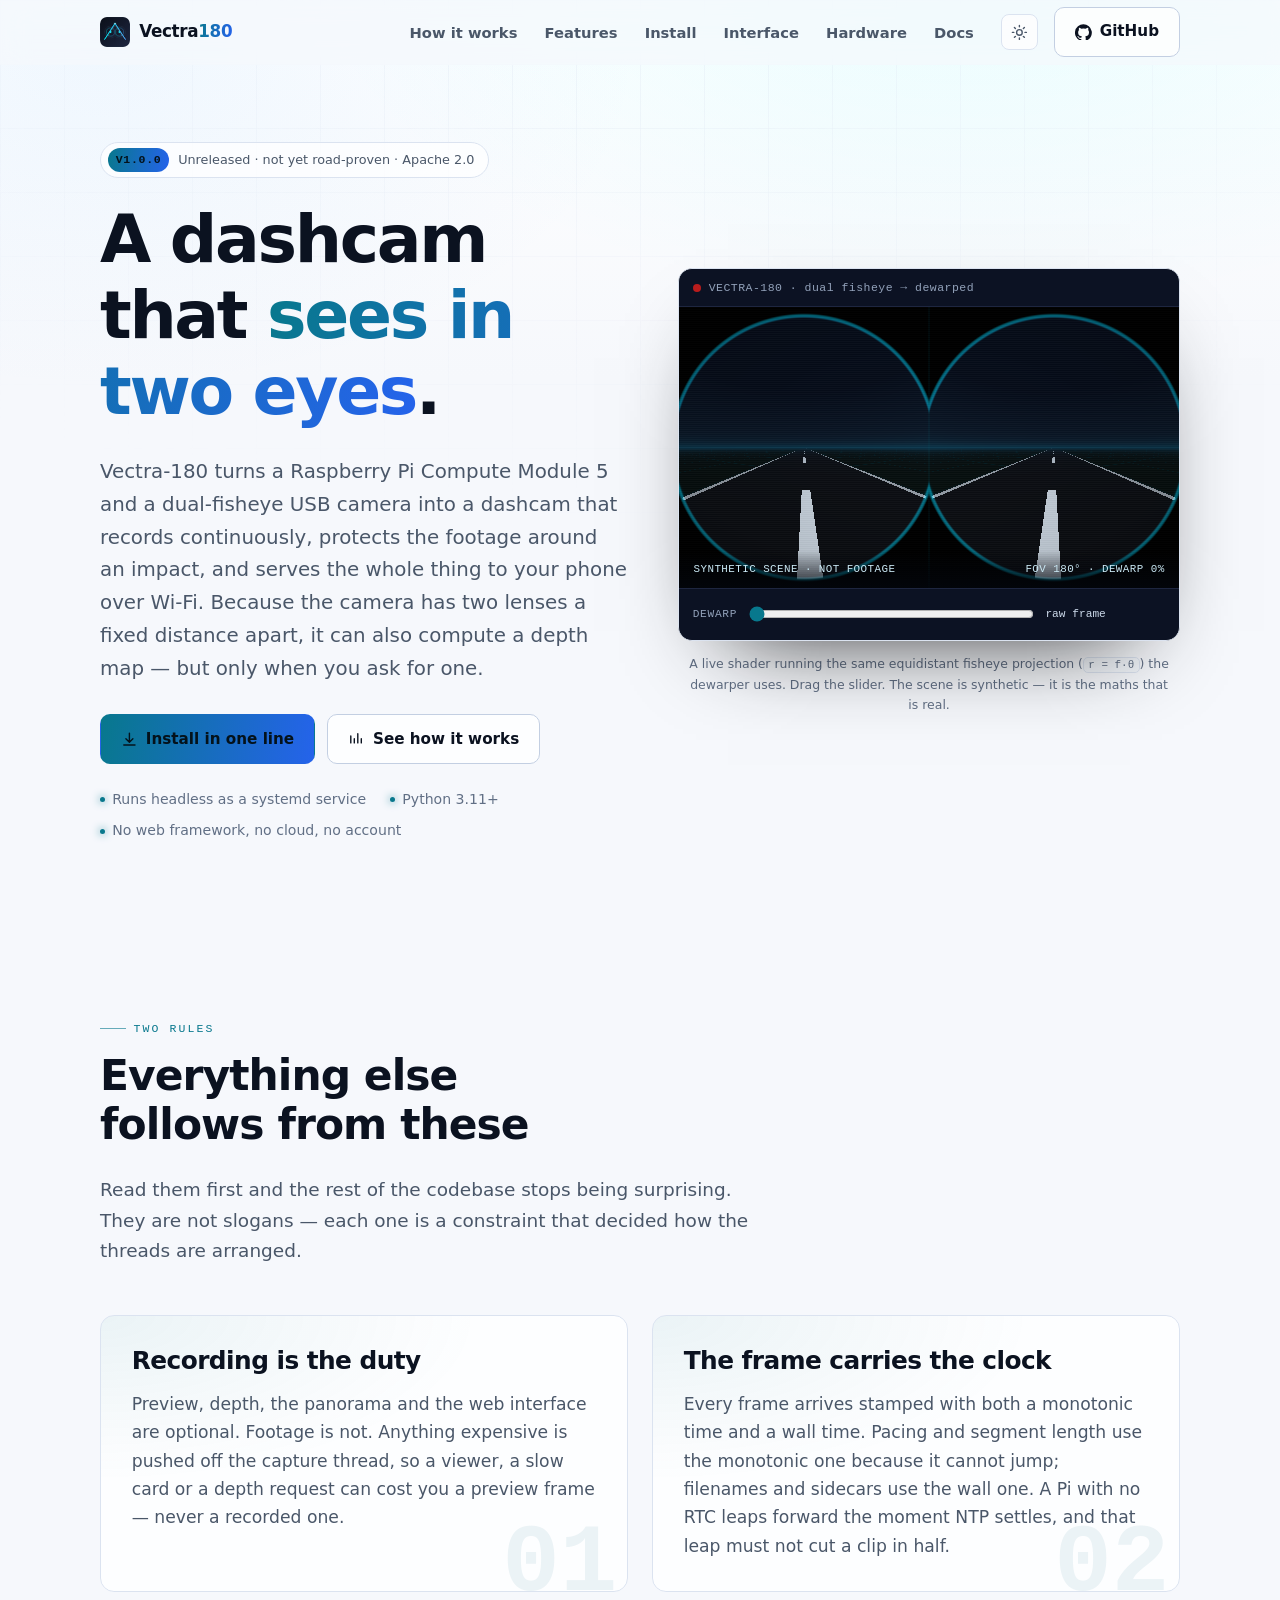
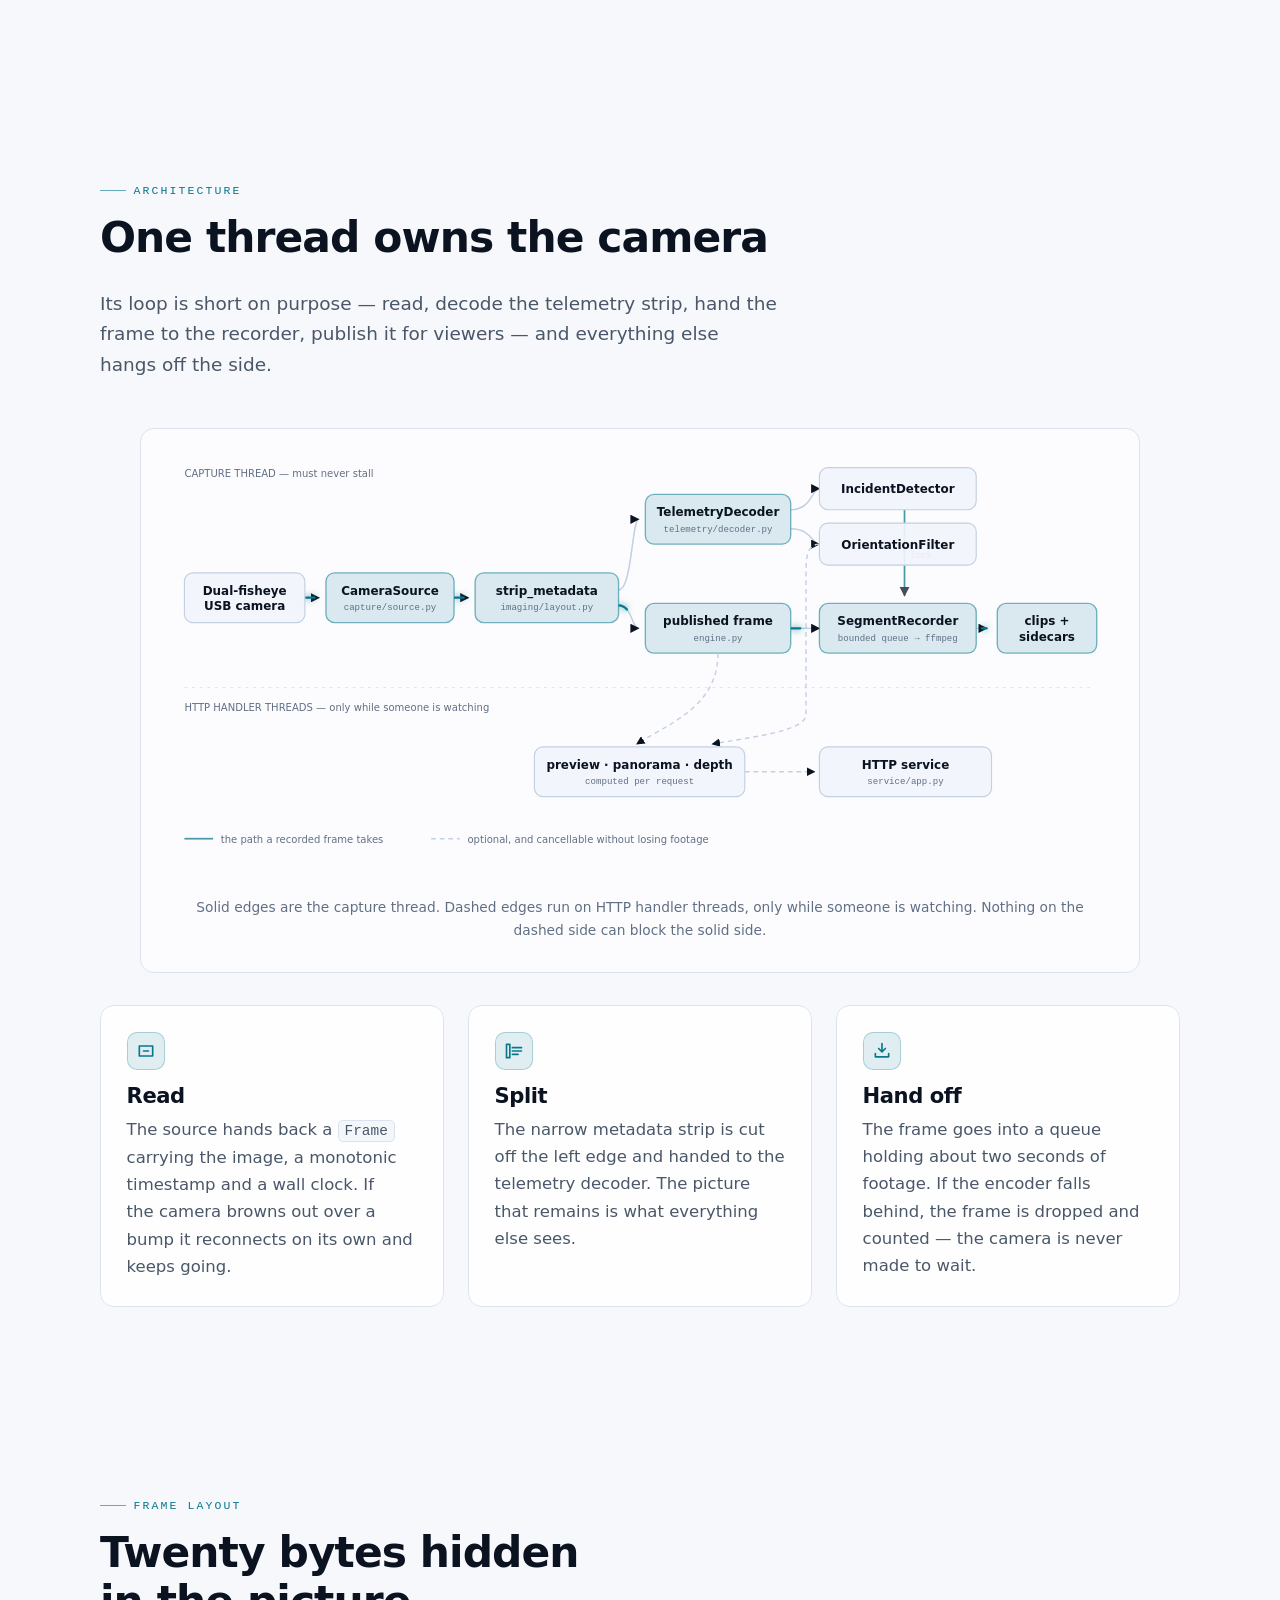
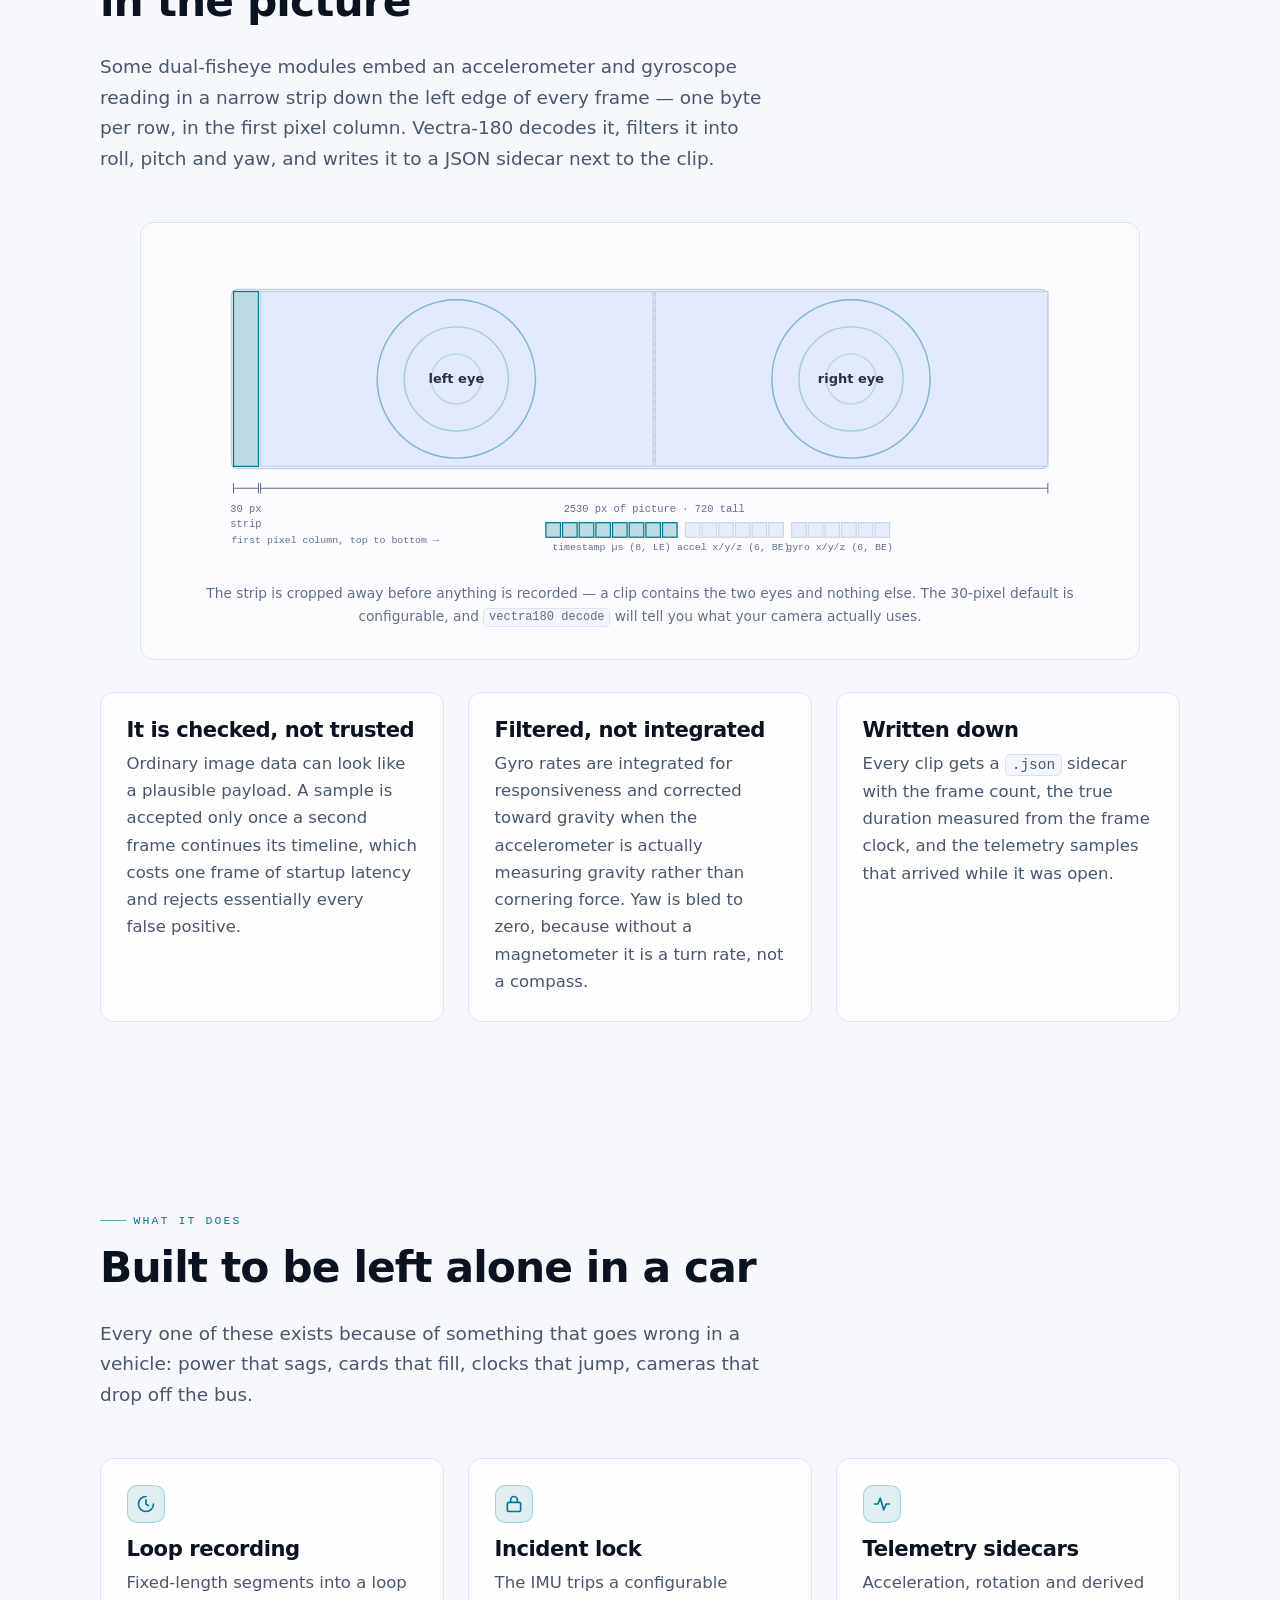
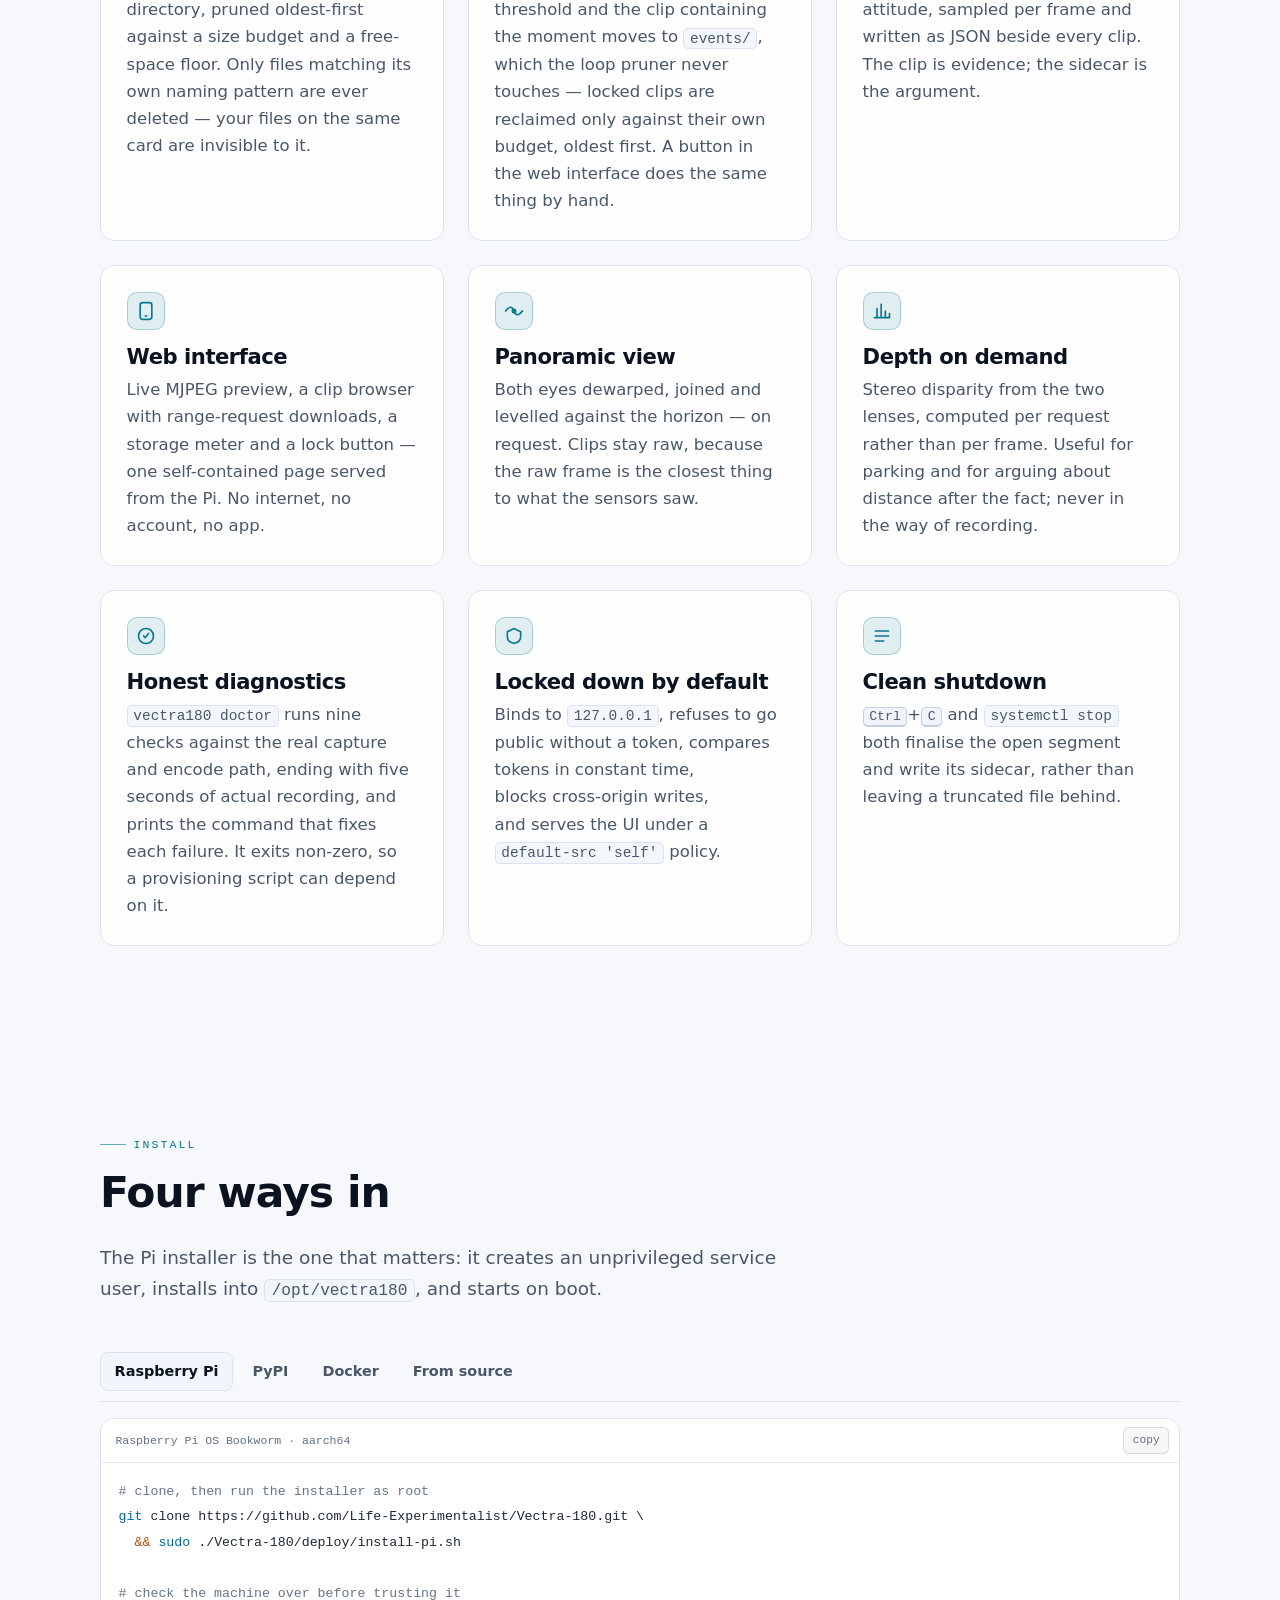
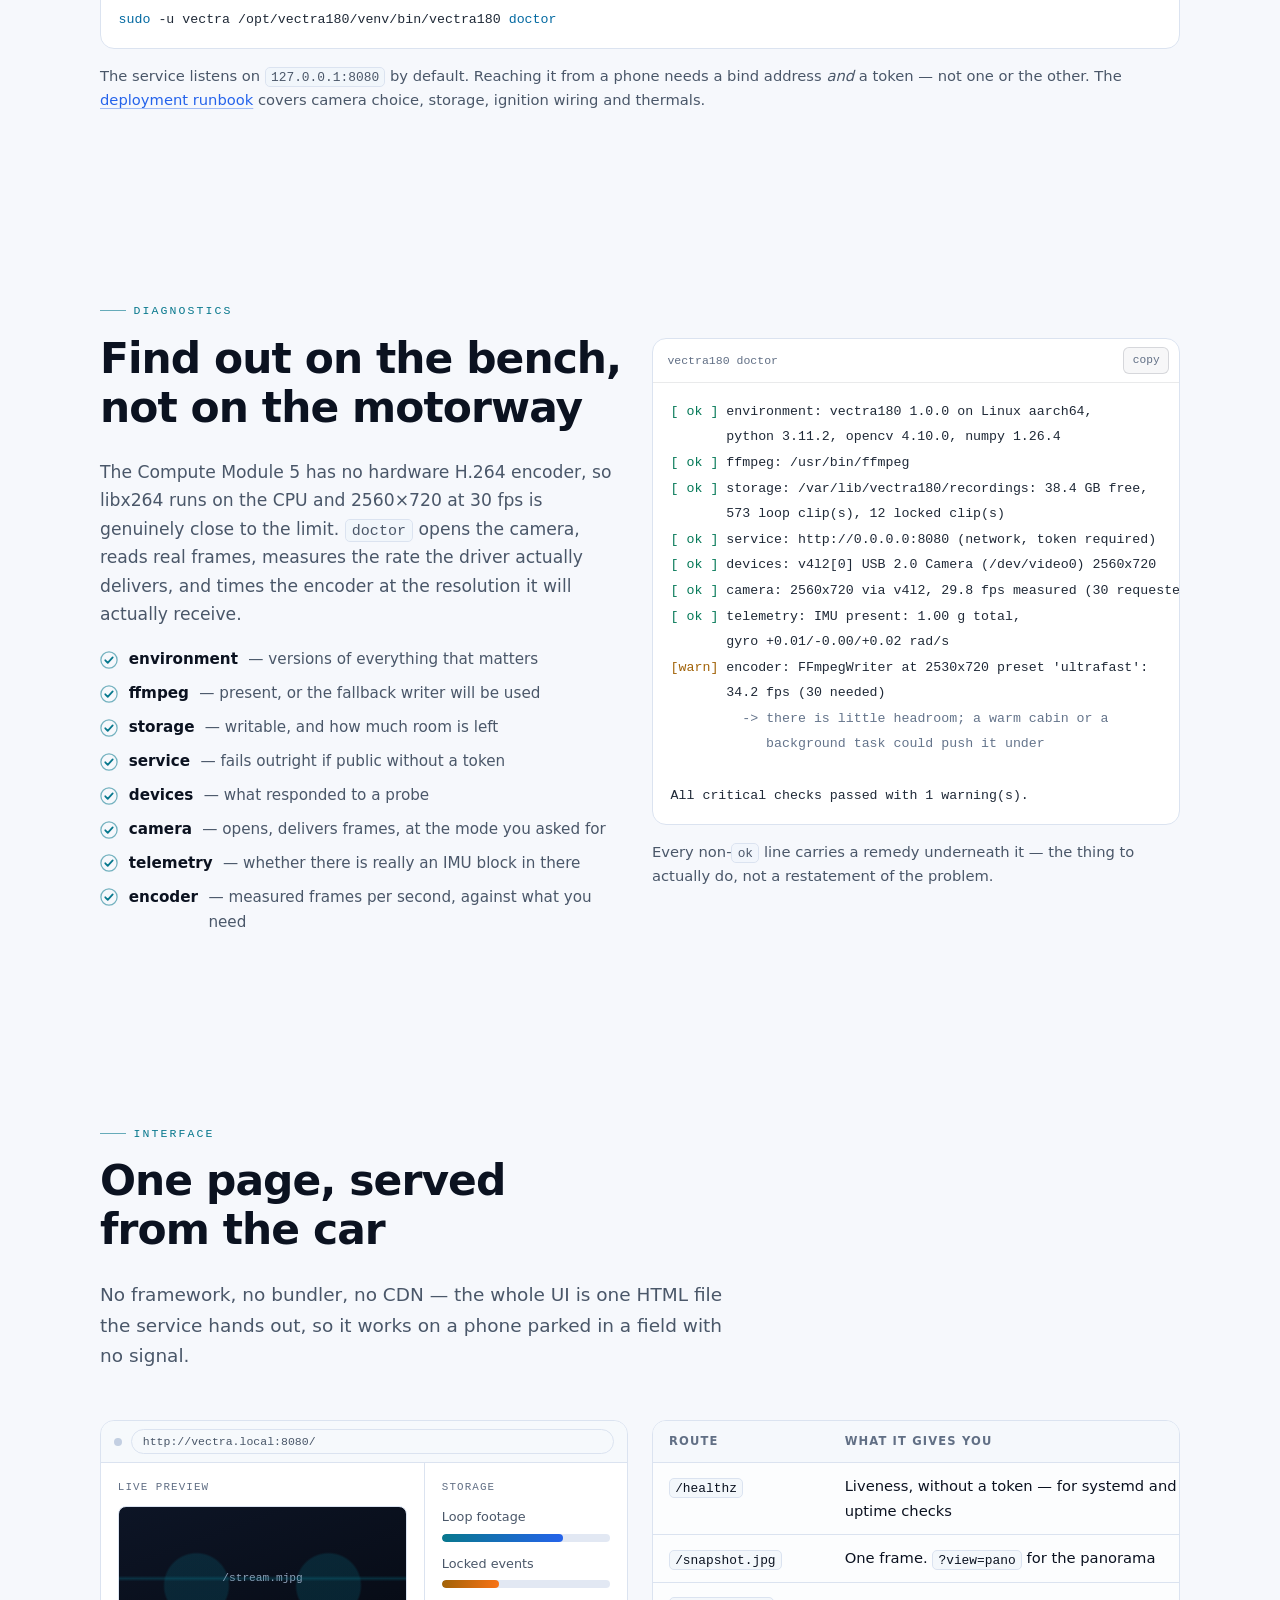
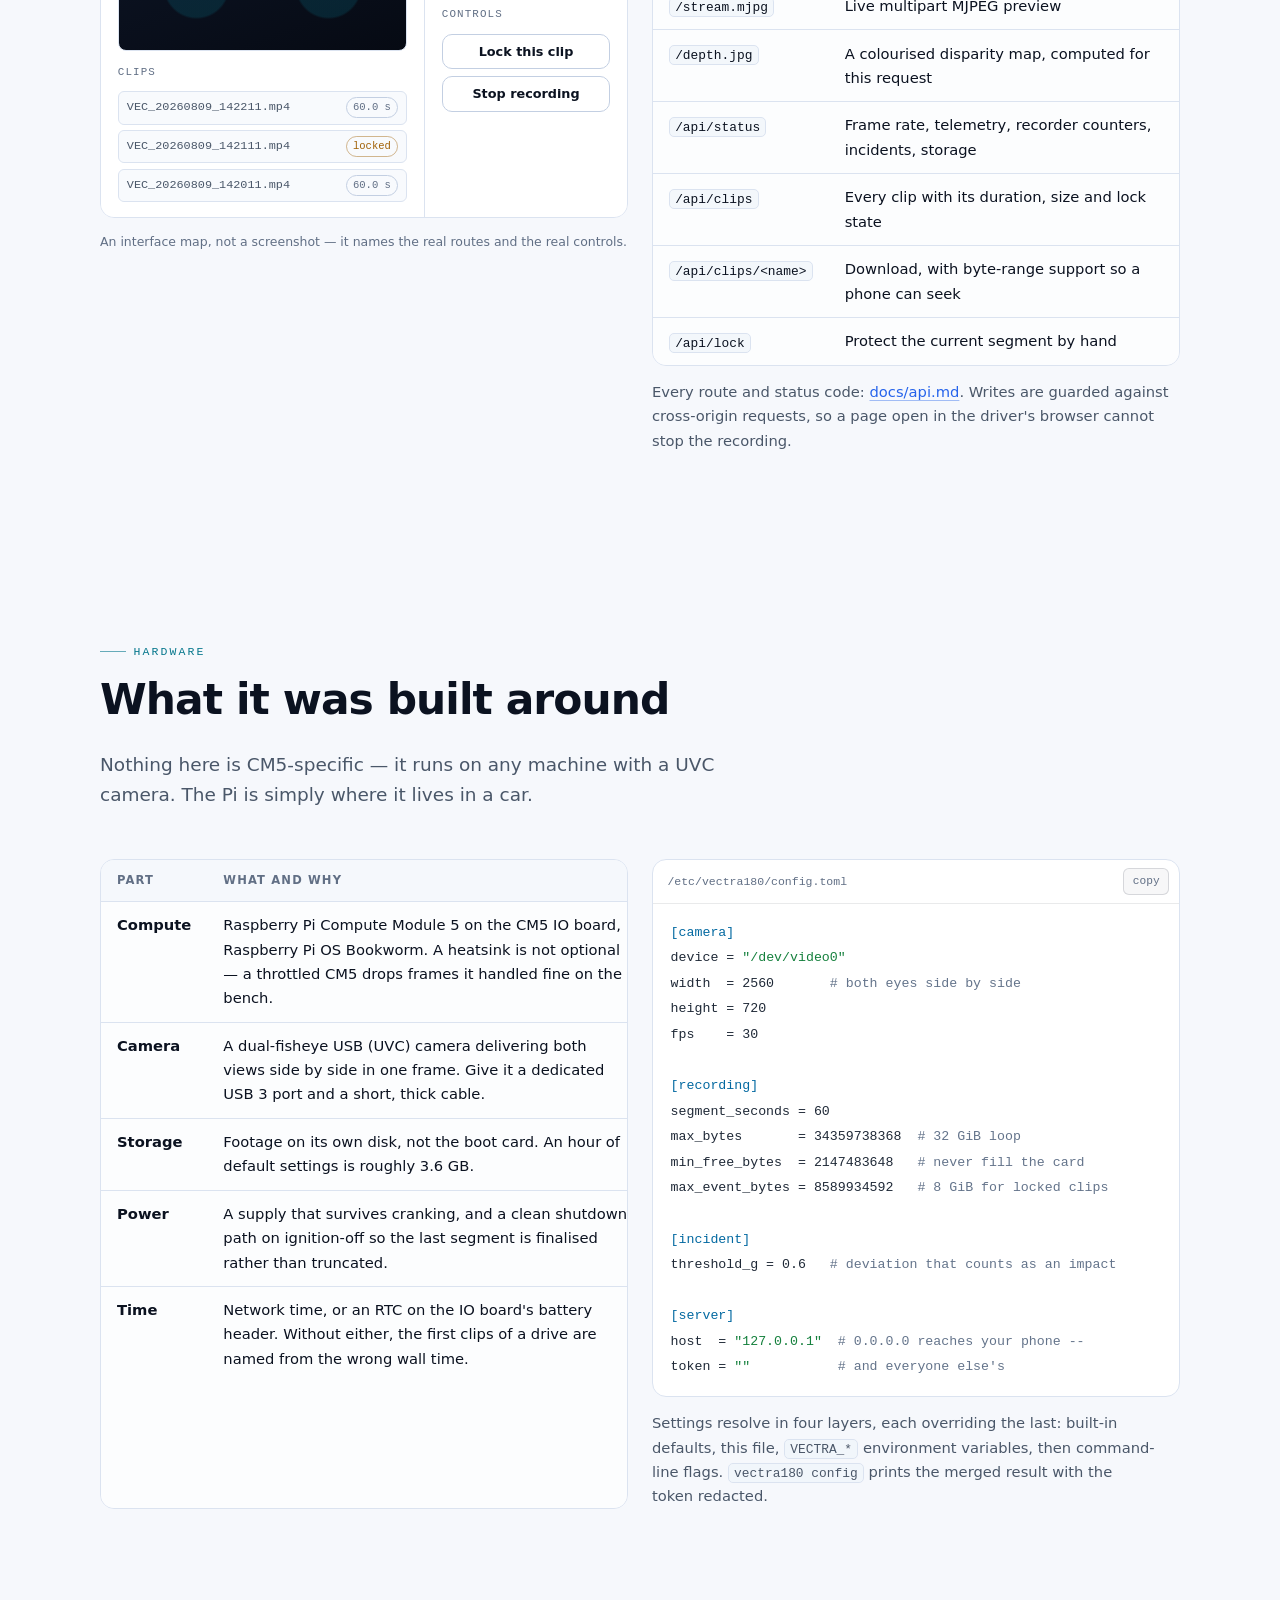
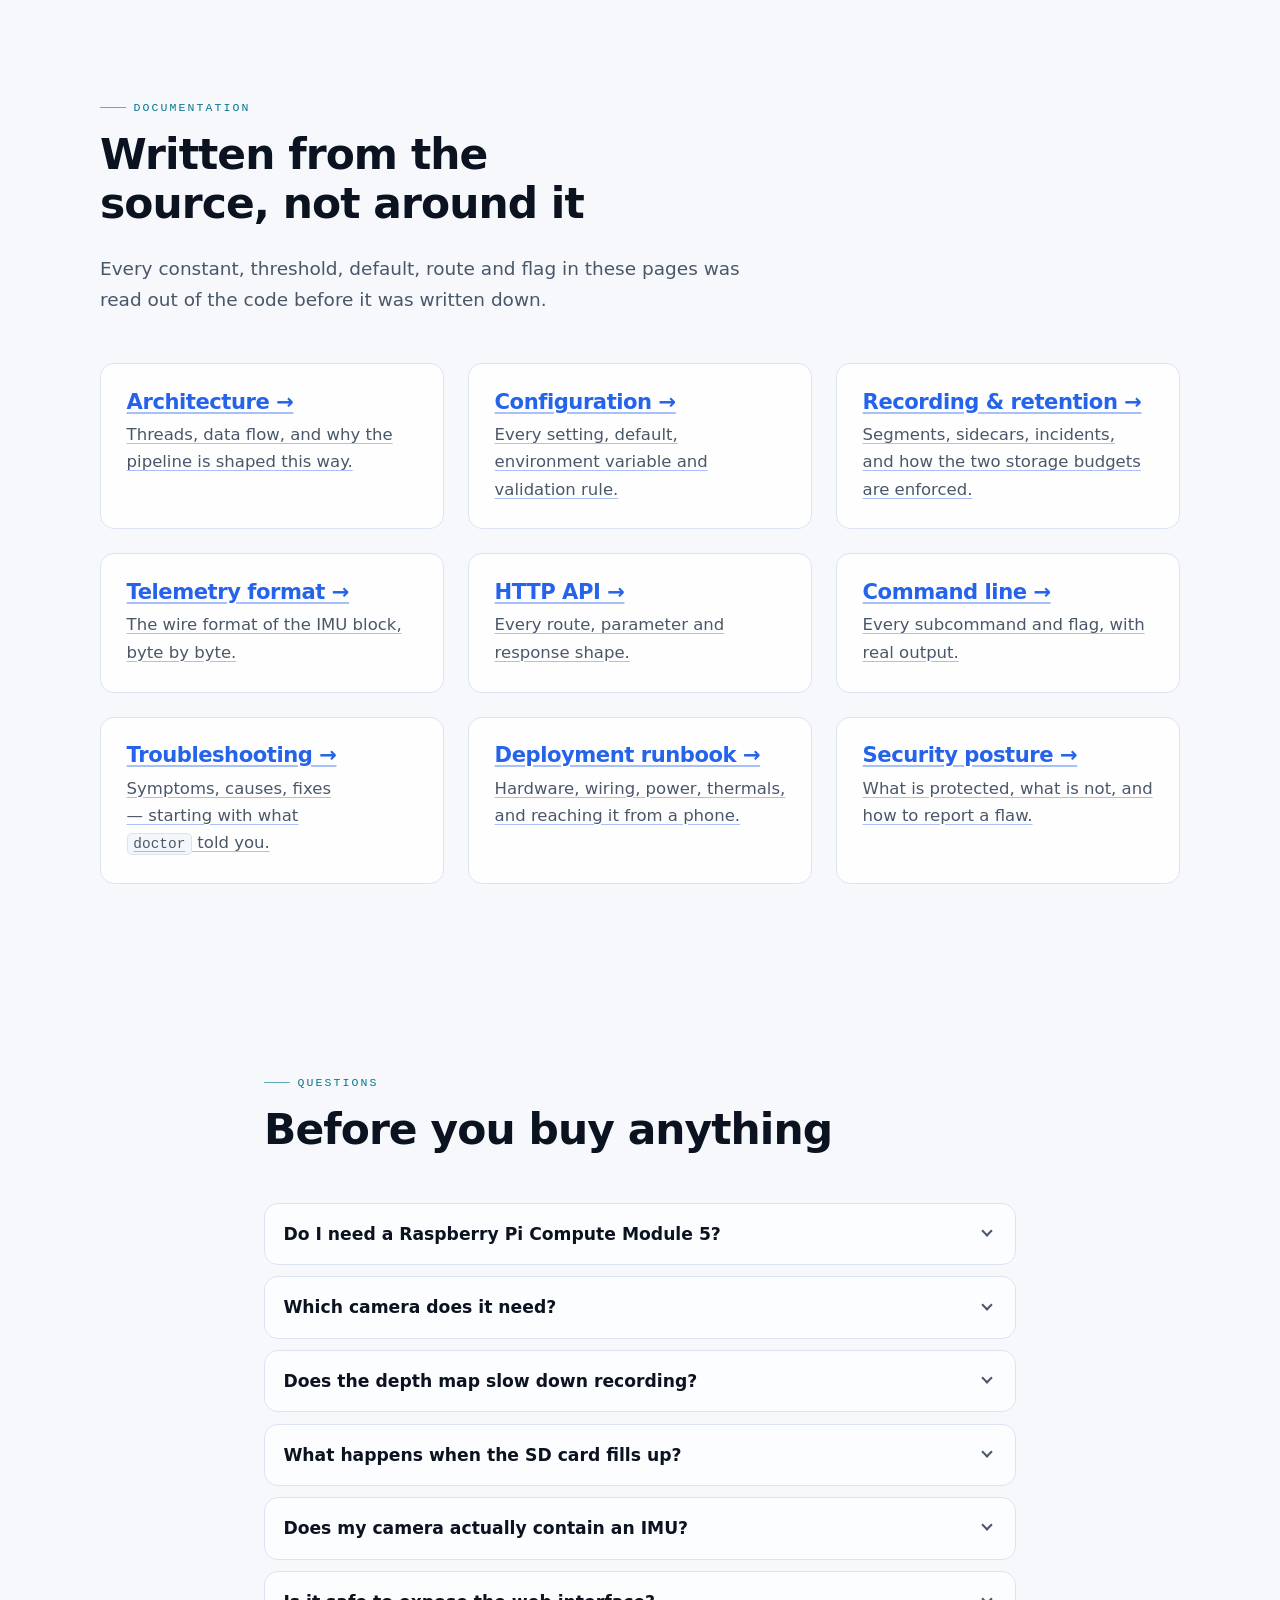
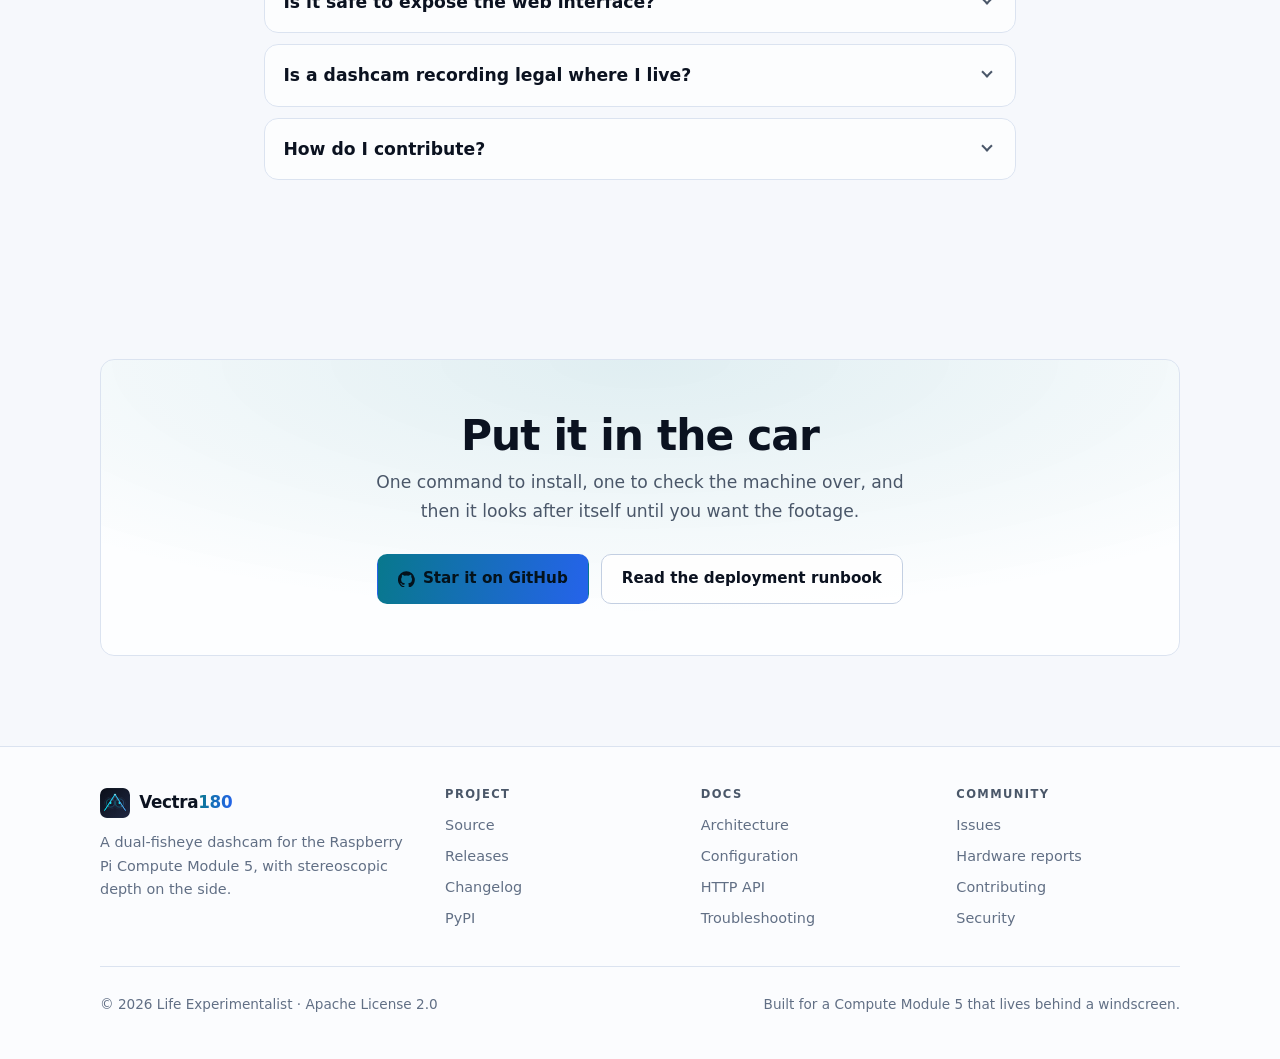
<file: site/index.html>
<!doctype html>
<html lang="en">

<head>
	<meta charset="utf-8" />
	<meta name="viewport" content="width=device-width, initial-scale=1" />

	<title>Vectra-180 — a dual-fisheye dashcam for the Raspberry Pi Compute Module 5</title>
	<meta name="description"
		content="Vectra-180 turns a Raspberry Pi CM5 and a dual-fisheye USB camera into a dashcam: continuous loop recording, IMU incident lock, a web interface for your phone, and stereoscopic depth on demand. Open source, Apache 2.0." />
	<link rel="canonical" href="https://life-experimentalist.github.io/Vectra-180/" />
	<meta name="author" content="Life Experimentalist" />
	<meta name="theme-color" content="#0b0f19" media="(prefers-color-scheme: dark)" />
	<meta name="theme-color" content="#f6f8fc" media="(prefers-color-scheme: light)" />
	<meta name="color-scheme" content="dark light" />

	<meta property="og:type" content="website" />
	<meta property="og:site_name" content="Vectra-180" />
	<meta property="og:title" content="Vectra-180 — a dual-fisheye dashcam for the Raspberry Pi CM5" />
	<meta property="og:description"
		content="Continuous loop recording, IMU incident lock, a web interface for your phone, and stereoscopic depth on demand. Runs headless on a Compute Module 5. Apache 2.0." />
	<meta property="og:url" content="https://life-experimentalist.github.io/Vectra-180/" />
	<meta property="og:image" content="https://life-experimentalist.github.io/Vectra-180/og.png" />
	<meta property="og:image:width" content="1200" />
	<meta property="og:image:height" content="630" />
	<meta property="og:image:alt" content="Vectra-180 — dual-fisheye dashcam for the Raspberry Pi CM5" />
	<meta property="og:locale" content="en" />

	<meta name="twitter:card" content="summary_large_image" />
	<meta name="twitter:title" content="Vectra-180 — a dual-fisheye dashcam for the Raspberry Pi CM5" />
	<meta name="twitter:description"
		content="Loop recording, incident lock, a phone-friendly web interface, and depth on demand. Headless on a CM5. Apache 2.0." />
	<meta name="twitter:image" content="https://life-experimentalist.github.io/Vectra-180/og.png" />

	<link rel="icon" href="icon.svg" type="image/svg+xml" />
	<link rel="apple-touch-icon" href="icon.svg" />
	<link rel="manifest" href="manifest.webmanifest" />
	<link rel="stylesheet" href="styles.css" />

	<script type="application/ld+json">
	{
		"@context": "https://schema.org",
		"@graph": [
			{
				"@type": "SoftwareApplication",
				"@id": "https://life-experimentalist.github.io/Vectra-180/#software",
				"name": "Vectra-180",
				"applicationCategory": "MultimediaApplication",
				"applicationSubCategory": "Dashcam",
				"operatingSystem": "Linux, macOS, Windows",
				"softwareVersion": "1.0.0",
				"url": "https://life-experimentalist.github.io/Vectra-180/",
				"downloadUrl": "https://pypi.org/project/vectra-180/",
				"codeRepository": "https://github.com/Life-Experimentalist/Vectra-180",
				"programmingLanguage": "Python",
				"license": "https://www.apache.org/licenses/LICENSE-2.0",
				"description": "A dual-fisheye dashcam for the Raspberry Pi Compute Module 5. Continuous loop recording with a size and free-space budget, IMU-triggered incident lock, a self-contained web interface, and stereoscopic depth computed on demand.",
				"featureList": [
					"Continuous loop recording into fixed-length segments",
					"IMU incident detection and clip locking",
					"Telemetry decoding and JSON sidecars",
					"Self-contained web interface with live MJPEG preview",
					"Panoramic fisheye dewarp on request",
					"Stereoscopic depth map on demand",
					"Eight-check hardware diagnostic"
				],
				"offers": {
					"@type": "Offer",
					"price": "0",
					"priceCurrency": "USD"
				},
				"author": {
					"@type": "Organization",
					"name": "Life Experimentalist",
					"url": "https://github.com/Life-Experimentalist"
				}
			},
			{
				"@type": "WebSite",
				"@id": "https://life-experimentalist.github.io/Vectra-180/#website",
				"url": "https://life-experimentalist.github.io/Vectra-180/",
				"name": "Vectra-180",
				"inLanguage": "en",
				"about": { "@id": "https://life-experimentalist.github.io/Vectra-180/#software" }
			},
			{
				"@type": "FAQPage",
				"@id": "https://life-experimentalist.github.io/Vectra-180/#faq",
				"mainEntity": [
					{
						"@type": "Question",
						"name": "Do I need a Raspberry Pi Compute Module 5?",
						"acceptedAnswer": {
							"@type": "Answer",
							"text": "No. Nothing in Vectra-180 is CM5-specific. It runs on any Linux, macOS or Windows machine with a UVC camera. The CM5 is simply the board it was built around, because it is the one that fits in a car."
						}
					},
					{
						"@type": "Question",
						"name": "Which camera does it need?",
						"acceptedAnswer": {
							"@type": "Answer",
							"text": "A dual-fisheye USB (UVC) camera that delivers both views side by side in a single frame — Vectra-180 splits that frame down the middle. A single-lens webcam records perfectly well, but the panorama and the depth map both need two lenses. If your camera works, or doesn't, please file a hardware report so the next person knows what to buy."
						}
					},
					{
						"@type": "Question",
						"name": "Does the depth map slow down recording?",
						"acceptedAnswer": {
							"@type": "Answer",
							"text": "Not on a machine with headroom. Depth is computed on an HTTP handler thread, only when a request asks for one, never per frame, and recording runs on its own thread behind a bounded queue — so a depth request cannot block a camera read or an encode, and what it costs first is a preview frame. It does still compete for CPU, so on a machine already at its limit the contention shows up as dropped frames like any other shortfall. Run vectra180 doctor: it measures the sustained rate with nobody watching, which is the number to size the machine against."
						}
					},
					{
						"@type": "Question",
						"name": "What happens when the SD card fills up?",
						"acceptedAnswer": {
							"@type": "Answer",
							"text": "Loop footage is pruned oldest-first against two limits at once: a total size budget and a free-space floor. Clips locked by an incident live in a separate directory with its own budget that the loop pruner never touches. Only files matching Vectra-180's own naming pattern are ever considered for deletion, so anything else on the same card is safe."
						}
					},
					{
						"@type": "Question",
						"name": "Does my camera actually contain an IMU?",
						"acceptedAnswer": {
							"@type": "Answer",
							"text": "Some dual-fisheye modules embed a 20-byte accelerometer and gyroscope block in the metadata strip, and some do not. vectra180 doctor will tell you, and vectra180 decode will let you inspect a captured frame byte by byte. Without one you lose automatic incident detection — the manual lock button, recording, preview, panorama, depth and the web interface all work exactly the same."
						}
					},
					{
						"@type": "Question",
						"name": "Is it safe to expose the web interface?",
						"acceptedAnswer": {
							"@type": "Answer",
							"text": "It binds to 127.0.0.1 by default. Binding to a network address requires setting an auth token as well: doctor fails, rather than warns, if the service is public without one — otherwise anyone on the network could download and delete your footage. Treat it as a device on your own Wi-Fi, not something to put on the open internet."
						}
					},
					{
						"@type": "Question",
						"name": "Is a dashcam recording legal where I live?",
						"acceptedAnswer": {
							"@type": "Answer",
							"text": "That depends entirely on where you are, and this project cannot answer it for you. Rules on dashcams, on recording audio, and on what you may do with footage of other people vary by country and sometimes by state. Check your local law before mounting anything."
						}
					},
					{
						"@type": "Question",
						"name": "How do I contribute?",
						"acceptedAnswer": {
							"@type": "Answer",
							"text": "Read CONTRIBUTING.md, then run make gate — lint, type-check and the full suite, exactly what CI runs. The tests need no camera and no display."
						}
					}
				]
			}
		]
	}
	</script>

	<script>
		/* Two things that must happen before the first paint: mark that JS is
		 * alive (so scroll-reveal is allowed to hide things -- without this a
		 * crawler or a no-JS reader would get a blank page), and restore the
		 * chosen theme so there is no flash of the wrong one. */
		document.documentElement.classList.add("js");
		try {
			var t = localStorage.getItem("vectra-theme");
			if (t === "light" || t === "dark") document.documentElement.dataset.theme = t;
		} catch (e) { /* private mode; the OS preference still applies */ }
	</script>
</head>

<body>
	<a class="skip" href="#main">Skip to content</a>

	<header class="nav" id="nav">
		<div class="wrap nav-in">
			<a class="brand" href="#top">
				<img src="icon.svg" alt="" width="30" height="30" />
				<span>Vectra<b>180</b></span>
			</a>
			<nav aria-label="Sections">
				<ul class="nav-links">
					<li><a href="#how">How it works</a></li>
					<li><a href="#features">Features</a></li>
					<li><a href="#install">Install</a></li>
					<li><a href="#interface">Interface</a></li>
					<li><a href="#hardware">Hardware</a></li>
					<li><a href="#docs">Docs</a></li>
				</ul>
			</nav>
			<button class="icon-btn" id="theme" type="button" aria-label="Switch between light and dark theme">
				<svg class="moon" viewBox="0 0 24 24" fill="none" stroke="currentColor" stroke-width="2"
					stroke-linecap="round" stroke-linejoin="round" aria-hidden="true">
					<path d="M21 12.8A9 9 0 1 1 11.2 3a7 7 0 0 0 9.8 9.8z" />
				</svg>
				<svg class="sun" viewBox="0 0 24 24" fill="none" stroke="currentColor" stroke-width="2"
					stroke-linecap="round" stroke-linejoin="round" aria-hidden="true">
					<circle cx="12" cy="12" r="4" />
					<path d="M12 2v2M12 20v2M4.9 4.9l1.4 1.4M17.7 17.7l1.4 1.4M2 12h2M20 12h2M4.9 19.1l1.4-1.4M17.7 6.3l1.4-1.4" />
				</svg>
			</button>
			<a class="btn" href="https://github.com/Life-Experimentalist/Vectra-180">
				<svg viewBox="0 0 24 24" fill="currentColor" aria-hidden="true">
					<path
						d="M12 .5a12 12 0 0 0-3.8 23.4c.6.1.8-.3.8-.6v-2c-3.3.7-4-1.6-4-1.6-.6-1.4-1.4-1.8-1.4-1.8-1.1-.7.1-.7.1-.7 1.2.1 1.9 1.2 1.9 1.2 1.1 1.9 2.9 1.3 3.6 1 .1-.8.4-1.3.8-1.6-2.7-.3-5.5-1.3-5.5-5.9 0-1.3.5-2.4 1.2-3.2-.1-.3-.5-1.5.1-3.2 0 0 1-.3 3.3 1.2a11.5 11.5 0 0 1 6 0C17.7 5.1 18.7 5.4 18.7 5.4c.7 1.7.3 2.9.1 3.2.8.8 1.2 1.9 1.2 3.2 0 4.6-2.8 5.6-5.5 5.9.4.4.8 1.1.8 2.2v3.3c0 .3.2.7.8.6A12 12 0 0 0 12 .5z" />
				</svg>
				<span>GitHub</span>
			</a>
		</div>
	</header>

	<main id="main">

		<!-- ============================================================ hero -->
		<section class="hero" id="top">
			<div class="wrap hero-grid">
				<div>
					<a class="pill" href="https://github.com/Life-Experimentalist/Vectra-180/releases">
						<em>v1.0.0</em>
						<span>Unreleased · not yet road-proven · Apache 2.0</span>
					</a>

					<h1>A dashcam that <span class="grad">sees in two eyes</span>.</h1>

					<p class="lede">
						Vectra-180 turns a Raspberry Pi Compute Module 5 and a dual-fisheye USB camera into a dashcam
						that records continuously, protects the footage around an impact, and serves the whole thing to
						your phone over Wi-Fi. Because the camera has two lenses a fixed distance apart, it can also
						compute a depth map — but only when you ask for one.
					</p>

					<div class="hero-cta">
						<a class="btn btn-primary" href="#install">
							<svg viewBox="0 0 24 24" fill="none" stroke="currentColor" stroke-width="2"
								stroke-linecap="round" stroke-linejoin="round" aria-hidden="true">
								<path d="M12 3v12M7 11l5 5 5-5M4 20h16" />
							</svg>
							<span>Install in one line</span>
						</a>
						<a class="btn" href="#how">
							<svg viewBox="0 0 24 24" fill="none" stroke="currentColor" stroke-width="2"
								stroke-linecap="round" stroke-linejoin="round" aria-hidden="true">
								<path d="M4 17V7M9 17V11M14 17V4M19 17v-6" />
							</svg>
							<span>See how it works</span>
						</a>
					</div>

					<ul class="hero-facts">
						<li>Runs headless as a systemd service</li>
						<li>Python 3.11+</li>
						<li>No web framework, no cloud, no account</li>
					</ul>
				</div>

				<div>
					<figure class="demo" style="margin:0">
						<div class="demo-bar">
							<span class="dot live" aria-hidden="true"></span>
							<span>VECTRA-180 · dual fisheye → dewarped</span>
						</div>
						<div class="demo-stage">
							<!-- The poster is the default and the fallback in one. If WebGL is
							     unavailable, or JS never runs, this is the picture. -->
							<svg class="fallback" viewBox="0 0 640 360" preserveAspectRatio="xMidYMid slice"
								role="img" aria-label="Two fisheye circles side by side above a road horizon, the raw frame a dual-fisheye camera delivers.">
								<defs>
									<linearGradient id="sky" x1="0" y1="0" x2="0" y2="1">
										<stop offset="0" stop-color="#0d2233" />
										<stop offset="1" stop-color="#123b4d" />
									</linearGradient>
									<radialGradient id="lensg">
										<stop offset="0" stop-color="#0b1a26" />
										<stop offset="0.72" stop-color="#0a1420" />
										<stop offset="1" stop-color="#050810" />
									</radialGradient>
								</defs>
								<rect width="640" height="360" fill="#05080f" />
								<rect width="640" height="360" fill="url(#sky)" opacity="0.55" />
								<g>
									<circle cx="168" cy="180" r="132" fill="url(#lensg)" />
									<circle cx="472" cy="180" r="132" fill="url(#lensg)" />
									<g stroke="#00f2fe" fill="none" opacity="0.5">
										<circle cx="168" cy="180" r="132" stroke-width="1.5" />
										<circle cx="472" cy="180" r="132" stroke-width="1.5" />
										<circle cx="168" cy="180" r="88" stroke-width="0.8" opacity="0.4" />
										<circle cx="472" cy="180" r="88" stroke-width="0.8" opacity="0.4" />
										<circle cx="168" cy="180" r="44" stroke-width="0.8" opacity="0.28" />
										<circle cx="472" cy="180" r="44" stroke-width="0.8" opacity="0.28" />
									</g>
									<path d="M36 180a132 132 0 0 0 264 0" fill="#0a1c14" opacity="0.85" />
									<path d="M340 180a132 132 0 0 0 264 0" fill="#0a1c14" opacity="0.85" />
									<g stroke="#00f2fe" stroke-width="1.2" opacity="0.45">
										<path d="M36 180h264" />
										<path d="M340 180h264" />
									</g>
									<g stroke="#4facfe" stroke-width="2" opacity="0.55" fill="none">
										<path d="M120 312q48-84 96 0" />
										<path d="M424 312q48-84 96 0" />
									</g>
								</g>
								<text x="320" y="345" fill="#93a2ba" font-family="monospace" font-size="12"
									text-anchor="middle">2560 × 720 · MJPG · 30 fps</text>
							</svg>
							<canvas id="demo-canvas" aria-hidden="true"></canvas>
							<div class="demo-hud" aria-hidden="true">
								<span id="hud-left">SYNTHETIC SCENE · NOT FOOTAGE</span>
								<span id="hud-right">FOV 180° · DEWARP 0%</span>
							</div>
						</div>
						<div class="demo-controls">
							<label for="morph">Dewarp</label>
							<input id="morph" type="range" min="0" max="100" value="0"
								aria-label="Blend between the raw dual-fisheye frame and the dewarped view" />
							<span id="morph-val" style="font-family:var(--mono);font-size:.7rem;min-width:7.5rem">raw
								frame</span>
						</div>
					</figure>
					<p class="demo-note">
						A live shader running the same equidistant fisheye projection
						(<code>r&nbsp;=&nbsp;f·θ</code>) the dewarper uses. Drag the slider. The scene is synthetic —
						it is the maths that is real.
					</p>
				</div>
			</div>
		</section>

		<!-- ========================================================== rules -->
		<section id="rules">
			<div class="wrap">
				<div class="section-head reveal">
					<span class="eyebrow">Two rules</span>
					<h2>Everything else follows from these</h2>
					<p>
						Read them first and the rest of the codebase stops being surprising. They are not slogans —
						each one is a constraint that decided how the threads are arranged.
					</p>
				</div>

				<div class="rules reveal-stagger">
					<article class="rule" data-n="01" style="--i:0">
						<h3>Recording is the duty</h3>
						<p>
							Preview, depth, the panorama and the web interface are optional. Footage is not. Anything
							expensive is pushed off the capture thread, so a viewer, a slow card or a depth request
							can cost you a preview frame — never a recorded one.
						</p>
					</article>
					<article class="rule" data-n="02" style="--i:1">
						<h3>The frame carries the clock</h3>
						<p>
							Every frame arrives stamped with both a monotonic time and a wall time. Pacing and segment
							length use the monotonic one because it cannot jump; filenames and sidecars use the wall
							one. A Pi with no RTC leaps forward the moment NTP settles, and that leap must not cut a
							clip in half.
						</p>
					</article>
				</div>
			</div>
		</section>

		<!-- ========================================================== howto -->
		<section id="how">
			<div class="wrap">
				<div class="section-head reveal">
					<span class="eyebrow">Architecture</span>
					<h2>One thread owns the camera</h2>
					<p>
						Its loop is short on purpose — read, decode the telemetry strip, hand the frame to the
						recorder, publish it for viewers — and everything else hangs off the side.
					</p>
				</div>

				<figure class="figure reveal">
					<svg class="diagram" viewBox="0 0 980 440" role="img"
						aria-label="Pipeline diagram. The camera feeds CameraSource, which feeds strip_metadata. That splits into the telemetry decoder — which feeds the incident detector and the orientation filter — and the published frame, which feeds the segment recorder and then the clips on disk. The incident detector locks the current segment. Below a divider, on HTTP handler threads, the published frame and the orientation filter feed the preview, panorama and depth renderers, which feed the HTTP service.">
						<defs>
							<marker id="ah" viewBox="0 0 10 10" refX="9" refY="5" markerWidth="6" markerHeight="6"
								orient="auto-start-reverse">
								<path d="M0 0 10 5 0 10z" fill="currentColor" />
							</marker>
						</defs>

						<!-- band 1 -->
						<g class="d-legend">
							<text x="14" y="18">CAPTURE THREAD — must never stall</text>
						</g>

						<g class="d-edge" color="var(--line-2)" marker-end="url(#ah)">
							<path d="M140 144H155" />
							<path d="M296 144H311" />
							<path d="M468 136C482 136 482 62 489 62" />
							<path d="M468 152C482 152 482 176 489 176" />
							<path d="M648 52C670 52 670 30 678 30" />
							<path d="M648 72C670 72 670 88 678 88" />
							<path d="M648 176H678" />
							<path d="M842 176H853" />
						</g>
						<g class="d-edge-hot" marker-end="url(#ah)" color="var(--cyan)">
							<path d="M767 52V142" />
						</g>
						<text class="d-sub" x="773" y="102">lock</text>

						<!-- animated packets along the recording path -->
						<path class="d-flow" d="M140 144H311M296 144H468M468 152C482 152 482 176 489 176M648 176H853" />

						<g>
							<rect class="d-box" x="14" y="118" width="126" height="52" rx="9" />
							<text class="d-label" x="77" y="141" text-anchor="middle">Dual-fisheye</text>
							<text class="d-label" x="77" y="157" text-anchor="middle">USB camera</text>

							<rect class="d-box-hot" x="162" y="118" width="134" height="52" rx="9" />
							<text class="d-label" x="229" y="141" text-anchor="middle">CameraSource</text>
							<text class="d-sub" x="229" y="157" text-anchor="middle">capture/source.py</text>

							<rect class="d-box-hot" x="318" y="118" width="150" height="52" rx="9" />
							<text class="d-label" x="393" y="141" text-anchor="middle">strip_metadata</text>
							<text class="d-sub" x="393" y="157" text-anchor="middle">imaging/layout.py</text>

							<rect class="d-box-hot" x="496" y="36" width="152" height="52" rx="9" />
							<text class="d-label" x="572" y="59" text-anchor="middle">TelemetryDecoder</text>
							<text class="d-sub" x="572" y="75" text-anchor="middle">telemetry/decoder.py</text>

							<rect class="d-box" x="678" y="8" width="164" height="44" rx="9" />
							<text class="d-label" x="760" y="35" text-anchor="middle">IncidentDetector</text>

							<rect class="d-box" x="678" y="66" width="164" height="44" rx="9" />
							<text class="d-label" x="760" y="93" text-anchor="middle">OrientationFilter</text>

							<rect class="d-box-hot" x="496" y="150" width="152" height="52" rx="9" />
							<text class="d-label" x="572" y="173" text-anchor="middle">published frame</text>
							<text class="d-sub" x="572" y="189" text-anchor="middle">engine.py</text>

							<rect class="d-box-hot" x="678" y="150" width="164" height="52" rx="9" />
							<text class="d-label" x="760" y="173" text-anchor="middle">SegmentRecorder</text>
							<text class="d-sub" x="760" y="189" text-anchor="middle">bounded queue → ffmpeg</text>

							<rect class="d-box-hot" x="864" y="150" width="104" height="52" rx="9" />
							<text class="d-label" x="916" y="173" text-anchor="middle">clips +</text>
							<text class="d-label" x="916" y="189" text-anchor="middle">sidecars</text>
						</g>

						<!-- divider -->
						<line x1="14" y1="238" x2="966" y2="238" stroke="var(--line)" stroke-width="1"
							stroke-dasharray="3 5" />
						<text class="d-legend" x="14" y="262">HTTP HANDLER THREADS — only while someone is
							watching</text>

						<!-- band 2 -->
						<g class="d-edge-cold" marker-end="url(#ah)" color="var(--line-2)">
							<path d="M572 202C572 258 520 276 487 297" />
							<path d="M678 88C664 88 664 104 664 122V266C664 284 604 290 566 297" />
							<path d="M600 326H673" />
						</g>

						<g>
							<rect class="d-box" x="380" y="300" width="220" height="52" rx="9" />
							<text class="d-label" x="490" y="323" text-anchor="middle">preview · panorama · depth</text>
							<text class="d-sub" x="490" y="339" text-anchor="middle">computed per request</text>

							<rect class="d-box" x="678" y="300" width="180" height="52" rx="9" />
							<text class="d-label" x="768" y="323" text-anchor="middle">HTTP service</text>
							<text class="d-sub" x="768" y="339" text-anchor="middle">service/app.py</text>
						</g>

						<g class="d-legend">
							<line x1="14" y1="396" x2="44" y2="396" class="d-edge-hot" />
							<text x="52" y="400">the path a recorded frame takes</text>
							<line x1="272" y1="396" x2="302" y2="396" class="d-edge-cold" />
							<text x="310" y="400">optional, and cancellable without losing footage</text>
						</g>
					</svg>
					<figcaption>
						Solid edges are the capture thread. Dashed edges run on HTTP handler threads, only while
						someone is watching. Nothing on the dashed side can block the solid side.
					</figcaption>
				</figure>

				<div class="grid g-3 reveal-stagger" style="margin-top:2rem">
					<article class="card" style="--i:0">
						<div class="ico" aria-hidden="true">
							<svg viewBox="0 0 24 24" fill="none" stroke="currentColor" stroke-width="2"
								stroke-linecap="round" stroke-linejoin="round">
								<path d="M4 6h16v12H4z" />
								<path d="M9 12h6" />
							</svg>
						</div>
						<h3>Read</h3>
						<p>
							The source hands back a <code>Frame</code> carrying the image, a monotonic timestamp and a
							wall clock. If the camera browns out over a bump it reconnects on its own and keeps going.
						</p>
					</article>
					<article class="card" style="--i:1">
						<div class="ico" aria-hidden="true">
							<svg viewBox="0 0 24 24" fill="none" stroke="currentColor" stroke-width="2"
								stroke-linecap="round" stroke-linejoin="round">
								<path d="M3 4h4v16H3zM10 8h11M10 12h11M10 16h7" />
							</svg>
						</div>
						<h3>Split</h3>
						<p>
							The narrow metadata strip is cut off the left edge and handed to the telemetry decoder. The
							picture that remains is what everything else sees.
						</p>
					</article>
					<article class="card" style="--i:2">
						<div class="ico" aria-hidden="true">
							<svg viewBox="0 0 24 24" fill="none" stroke="currentColor" stroke-width="2"
								stroke-linecap="round" stroke-linejoin="round">
								<path d="M12 3v10M8 9l4 4 4-4" />
								<path d="M4 15v4h16v-4" />
							</svg>
						</div>
						<h3>Hand off</h3>
						<p>
							The frame goes into a queue holding about two seconds of footage. If the encoder falls
							behind, the frame is dropped and counted — the camera is never made to wait.
						</p>
					</article>
				</div>
			</div>
		</section>

		<!-- ========================================================== frame -->
		<section id="frame">
			<div class="wrap">
				<div class="section-head reveal">
					<span class="eyebrow">Frame layout</span>
					<h2>Twenty bytes hidden in the picture</h2>
					<p>
						Some dual-fisheye modules embed an accelerometer and gyroscope reading in a narrow strip down
						the left edge of every frame — one byte per row, in the first pixel column. Vectra-180 decodes
						it, filters it into roll, pitch and yaw, and writes it to a JSON sidecar next to the clip.
					</p>
				</div>

				<figure class="figure reveal">
					<svg class="diagram" viewBox="0 0 900 300" role="img"
						aria-label="Diagram of one camera frame: a narrow 30-pixel metadata strip on the far left, then the left fisheye view, then the right fisheye view, together 2560 by 720 pixels. An inset shows the strip's first pixel column carrying one byte per row, twenty bytes in total: an 8-byte timestamp, then three accelerometer words and three gyroscope words.">
						<!-- the frame -->
						<rect class="d-box" x="58" y="34" width="784" height="172" rx="6" />

						<rect class="fa-strip fa-strip-pulse" x="60" y="36" width="24" height="168" />

						<rect class="fa-eye" x="86" y="36" width="377" height="168" />
						<rect class="fa-eye" x="465" y="36" width="377" height="168" />
						<line x1="464" y1="36" x2="464" y2="204" stroke="var(--line-2)" stroke-width="1"
							stroke-dasharray="4 4" />

						<g class="fa-lens">
							<circle cx="274" cy="120" r="76" />
							<circle cx="274" cy="120" r="50" opacity="0.6" />
							<circle cx="274" cy="120" r="24" opacity="0.4" />
							<circle cx="653" cy="120" r="76" />
							<circle cx="653" cy="120" r="50" opacity="0.6" />
							<circle cx="653" cy="120" r="24" opacity="0.4" />
						</g>

						<text class="d-label" x="274" y="124" text-anchor="middle" opacity="0.85">left eye</text>
						<text class="d-label" x="653" y="124" text-anchor="middle" opacity="0.85">right eye</text>

						<!-- dimensions -->
						<g class="fa-dim">
							<path d="M60 220v10M84 220v10M60 225h24" />
							<path d="M86 220v10M842 220v10M86 225h756" />
						</g>
						<text class="fa-dim-t" x="72" y="248">30 px</text>
						<text class="fa-dim-t" x="464" y="248">2530 px of picture · 720 tall</text>
						<text class="fa-dim-t" x="72" y="262">strip</text>

						<!-- inset: the first column -->
						<g transform="translate(58,268)">
							<text class="d-sub" x="0" y="10">first pixel column, top to bottom →</text>
						</g>
						<g transform="translate(360,258)">
							<g>
								<rect class="fa-strip" x="0" y="0" width="14" height="14" />
								<rect class="fa-strip" x="16" y="0" width="14" height="14" />
								<rect class="fa-strip" x="32" y="0" width="14" height="14" />
								<rect class="fa-strip" x="48" y="0" width="14" height="14" />
								<rect class="fa-strip" x="64" y="0" width="14" height="14" />
								<rect class="fa-strip" x="80" y="0" width="14" height="14" />
								<rect class="fa-strip" x="96" y="0" width="14" height="14" />
								<rect class="fa-strip" x="112" y="0" width="14" height="14" />
							</g>
							<text class="d-sub" x="63" y="26" text-anchor="middle">timestamp µs (8, LE)</text>
							<g opacity="0.85">
								<rect class="fa-eye" x="134" y="0" width="14" height="14" />
								<rect class="fa-eye" x="150" y="0" width="14" height="14" />
								<rect class="fa-eye" x="166" y="0" width="14" height="14" />
								<rect class="fa-eye" x="182" y="0" width="14" height="14" />
								<rect class="fa-eye" x="198" y="0" width="14" height="14" />
								<rect class="fa-eye" x="214" y="0" width="14" height="14" />
							</g>
							<text class="d-sub" x="180" y="26" text-anchor="middle">accel x/y/z (6, BE)</text>
							<g opacity="0.85">
								<rect class="fa-eye" x="236" y="0" width="14" height="14" />
								<rect class="fa-eye" x="252" y="0" width="14" height="14" />
								<rect class="fa-eye" x="268" y="0" width="14" height="14" />
								<rect class="fa-eye" x="284" y="0" width="14" height="14" />
								<rect class="fa-eye" x="300" y="0" width="14" height="14" />
								<rect class="fa-eye" x="316" y="0" width="14" height="14" />
							</g>
							<text class="d-sub" x="282" y="26" text-anchor="middle">gyro x/y/z (6, BE)</text>
						</g>
					</svg>
					<figcaption>
						The strip is cropped away before anything is recorded — a clip contains the two eyes and
						nothing else. The 30-pixel default is configurable, and <code>vectra180 decode</code> will tell
						you what your camera actually uses.
					</figcaption>
				</figure>

				<div class="grid g-3 reveal-stagger" style="margin-top:2rem">
					<article class="card" style="--i:0">
						<h3>It is checked, not trusted</h3>
						<p>
							Ordinary image data can look like a plausible payload. A sample is accepted only once a
							second frame continues its timeline, which costs one frame of startup latency and rejects
							essentially every false positive.
						</p>
					</article>
					<article class="card" style="--i:1">
						<h3>Filtered, not integrated</h3>
						<p>
							Gyro rates are integrated for responsiveness and corrected toward gravity when the
							accelerometer is actually measuring gravity rather than cornering force. Yaw is bled to
							zero, because without a magnetometer it is a turn rate, not a compass.
						</p>
					</article>
					<article class="card" style="--i:2">
						<h3>Written down</h3>
						<p>
							Every clip gets a <code>.json</code> sidecar with the frame count, the true duration
							measured from the frame clock, and the telemetry samples that arrived while it was open.
						</p>
					</article>
				</div>
			</div>
		</section>

		<!-- ======================================================= features -->
		<section id="features">
			<div class="wrap">
				<div class="section-head reveal">
					<span class="eyebrow">What it does</span>
					<h2>Built to be left alone in a car</h2>
					<p>
						Every one of these exists because of something that goes wrong in a vehicle: power that sags,
						cards that fill, clocks that jump, cameras that drop off the bus.
					</p>
				</div>

				<div class="grid g-3 reveal-stagger">
					<article class="card" style="--i:0">
						<div class="ico" aria-hidden="true">
							<svg viewBox="0 0 24 24" fill="none" stroke="currentColor" stroke-width="2"
								stroke-linecap="round" stroke-linejoin="round">
								<path d="M12 3a9 9 0 1 0 9 9" />
								<path d="M12 7v5l3 2" />
							</svg>
						</div>
						<h3>Loop recording</h3>
						<p>
							Fixed-length segments into a loop directory, pruned oldest-first against a size budget and
							a free-space floor. Only files matching its own naming pattern are ever deleted — your
							files on the same card are invisible to it.
						</p>
					</article>

					<article class="card" style="--i:1">
						<div class="ico" aria-hidden="true">
							<svg viewBox="0 0 24 24" fill="none" stroke="currentColor" stroke-width="2"
								stroke-linecap="round" stroke-linejoin="round">
								<rect x="4" y="10" width="16" height="11" rx="2" />
								<path d="M8 10V7a4 4 0 0 1 8 0v3" />
							</svg>
						</div>
						<h3>Incident lock</h3>
						<p>
							The IMU trips a configurable threshold and the clip containing the moment moves to
							<code>events/</code>, which the loop pruner never touches — locked clips are reclaimed only
							against their own budget, oldest first. A button in the web interface does the same thing
							by hand.
						</p>
					</article>

					<article class="card" style="--i:2">
						<div class="ico" aria-hidden="true">
							<svg viewBox="0 0 24 24" fill="none" stroke="currentColor" stroke-width="2"
								stroke-linecap="round" stroke-linejoin="round">
								<path d="M3 12h4l3-7 4 14 3-7h4" />
							</svg>
						</div>
						<h3>Telemetry sidecars</h3>
						<p>
							Acceleration, rotation and derived attitude, sampled per frame and written as JSON beside
							every clip. The clip is evidence; the sidecar is the argument.
						</p>
					</article>

					<article class="card" style="--i:3">
						<div class="ico" aria-hidden="true">
							<svg viewBox="0 0 24 24" fill="none" stroke="currentColor" stroke-width="2"
								stroke-linecap="round" stroke-linejoin="round">
								<rect x="5" y="2" width="14" height="20" rx="3" />
								<path d="M11 18h2" />
							</svg>
						</div>
						<h3>Web interface</h3>
						<p>
							Live MJPEG preview, a clip browser with range-request downloads, a storage meter and a lock
							button — one self-contained page served from the Pi. No internet, no account, no app.
						</p>
					</article>

					<article class="card" style="--i:4">
						<div class="ico" aria-hidden="true">
							<svg viewBox="0 0 24 24" fill="none" stroke="currentColor" stroke-width="2"
								stroke-linecap="round" stroke-linejoin="round">
								<path d="M2 12c4-6 8-6 10 0s6 6 10 0" />
								<circle cx="12" cy="12" r="2" />
							</svg>
						</div>
						<h3>Panoramic view</h3>
						<p>
							Both eyes dewarped, joined and levelled against the horizon — on request. Clips stay raw,
							because the raw frame is the closest thing to what the sensors saw.
						</p>
					</article>

					<article class="card" style="--i:5">
						<div class="ico" aria-hidden="true">
							<svg viewBox="0 0 24 24" fill="none" stroke="currentColor" stroke-width="2"
								stroke-linecap="round" stroke-linejoin="round">
								<path d="M3 20h18M6 20V9M11 20V4M16 20v-8M21 20v-5" />
							</svg>
						</div>
						<h3>Depth on demand</h3>
						<p>
							Stereo disparity from the two lenses, computed per request rather than per frame. Useful
							for parking and for arguing about distance after the fact; never in the way of recording.
						</p>
					</article>

					<article class="card" style="--i:6">
						<div class="ico" aria-hidden="true">
							<svg viewBox="0 0 24 24" fill="none" stroke="currentColor" stroke-width="2"
								stroke-linecap="round" stroke-linejoin="round">
								<path d="M9 12l2 2 4-5" />
								<circle cx="12" cy="12" r="9" />
							</svg>
						</div>
						<h3>Honest diagnostics</h3>
						<p>
							<code>vectra180 doctor</code> runs nine checks against the real capture and encode path,
							ending with five seconds of actual recording, and prints the command that fixes each
							failure. It exits non-zero, so a provisioning script can depend on it.
						</p>
					</article>

					<article class="card" style="--i:7">
						<div class="ico" aria-hidden="true">
							<svg viewBox="0 0 24 24" fill="none" stroke="currentColor" stroke-width="2"
								stroke-linecap="round" stroke-linejoin="round">
								<path d="M12 3l8 4v6c0 4-3.5 7-8 8-4.5-1-8-4-8-8V7z" />
							</svg>
						</div>
						<h3>Locked down by default</h3>
						<p>
							Binds to <code>127.0.0.1</code>, refuses to go public without a token, compares tokens in
							constant time, blocks cross-origin writes, and serves the UI under a
							<code>default-src 'self'</code> policy.
						</p>
					</article>

					<article class="card" style="--i:8">
						<div class="ico" aria-hidden="true">
							<svg viewBox="0 0 24 24" fill="none" stroke="currentColor" stroke-width="2"
								stroke-linecap="round" stroke-linejoin="round">
								<path d="M4 6h16M4 12h16M4 18h10" />
							</svg>
						</div>
						<h3>Clean shutdown</h3>
						<p>
							<kbd>Ctrl</kbd>+<kbd>C</kbd> and <code>systemctl stop</code> both finalise the open segment
							and write its sidecar, rather than leaving a truncated file behind.
						</p>
					</article>
				</div>
			</div>
		</section>

		<!-- ======================================================== install -->
		<section id="install">
			<div class="wrap">
				<div class="section-head reveal">
					<span class="eyebrow">Install</span>
					<h2>Four ways in</h2>
					<p>
						The Pi installer is the one that matters: it creates an unprivileged service user, installs
						into <code>/opt/vectra180</code>, and starts on boot.
					</p>
				</div>

				<div class="reveal">
					<div class="tabs" role="tablist" aria-label="Installation methods">
						<button role="tab" id="t-pi" aria-controls="p-pi" aria-selected="true">Raspberry Pi</button>
						<button role="tab" id="t-pypi" aria-controls="p-pypi" aria-selected="false">PyPI</button>
						<button role="tab" id="t-docker" aria-controls="p-docker"
							aria-selected="false">Docker</button>
						<button role="tab" id="t-src" aria-controls="p-src" aria-selected="false">From source</button>
					</div>

					<div class="tabpanel" id="p-pi" role="tabpanel" aria-labelledby="t-pi">
						<h3>Raspberry Pi</h3>
						<div class="code">
							<div class="code-head">
								<span>Raspberry Pi OS Bookworm · aarch64</span>
								<span class="grow"></span>
								<button class="copy" type="button">copy</button>
							</div>
							<pre><code><span class="tok-c"># clone, then run the installer as root</span>
<span class="tok-k">git</span> clone https://github.com/Life-Experimentalist/Vectra-180.git \
  <span class="tok-f">&amp;&amp;</span> <span class="tok-k">sudo</span> ./Vectra-180/deploy/install-pi.sh

<span class="tok-c"># check the machine over before trusting it</span>
<span class="tok-k">sudo</span> -u vectra /opt/vectra180/venv/bin/vectra180 <span class="tok-k">doctor</span></code></pre>
						</div>
						<p class="panel-note">
							The service listens on <code>127.0.0.1:8080</code> by default. Reaching it from a phone
							needs a bind address <em>and</em> a token — not one or the other. The
							<a href="https://github.com/Life-Experimentalist/Vectra-180/blob/main/deploy/README.md">deployment
								runbook</a> covers camera choice, storage, ignition wiring and thermals.
						</p>
					</div>

					<div class="tabpanel" id="p-pypi" role="tabpanel" aria-labelledby="t-pypi">
						<h3>PyPI</h3>
						<div class="code">
							<div class="code-head">
								<span>any Linux, macOS or Windows machine with a UVC camera</span>
								<span class="grow"></span>
								<button class="copy" type="button">copy</button>
							</div>
							<pre><code><span class="tok-k">pip</span> install vectra-180

<span class="tok-c"># optional desktop control panel -- leave this off on a Pi</span>
<span class="tok-k">pip</span> install <span class="tok-s">"vectra-180[desktop]"</span></code></pre>
						</div>
						<p class="panel-note">
							Two runtime dependencies: OpenCV and NumPy. <code>ffmpeg</code> is used for encoding when
							it is on <code>PATH</code>, and there is an OpenCV fallback writer when it is not.
						</p>
					</div>

					<div class="tabpanel" id="p-docker" role="tabpanel" aria-labelledby="t-docker">
						<h3>Docker</h3>
						<div class="code">
							<div class="code-head">
								<span>ghcr.io/life-experimentalist/vectra-180</span>
								<span class="grow"></span>
								<button class="copy" type="button">copy</button>
							</div>
							<pre><code><span class="tok-k">docker</span> run --rm <span class="tok-f">--device</span> /dev/video0 \
  <span class="tok-f">-p</span> 127.0.0.1:8080:8080 \
  <span class="tok-f">-v</span> vectra-footage:/recordings \
  <span class="tok-f">-e</span> VECTRA_SERVER_TOKEN=choose-a-secret \
  ghcr.io/life-experimentalist/vectra-180:1.0.0</code></pre>
						</div>
						<p class="panel-note">
							Publishing the port to anything but <code>127.0.0.1</code> puts your footage on the
							network, so set a token first. The bundled <code>docker-compose.yml</code> builds locally
							with the same guards and refuses to start without a token at all.
						</p>
					</div>

					<div class="tabpanel" id="p-src" role="tabpanel" aria-labelledby="t-src">
						<h3>From source</h3>
						<div class="code">
							<div class="code-head">
								<span>development environment</span>
								<span class="grow"></span>
								<button class="copy" type="button">copy</button>
							</div>
							<pre><code><span class="tok-k">git</span> clone https://github.com/Life-Experimentalist/Vectra-180.git
<span class="tok-k">cd</span> Vectra-180 <span class="tok-f">&amp;&amp;</span> ./install.sh   <span class="tok-c"># install.ps1 on Windows</span>

<span class="tok-k">make</span> gate      <span class="tok-c"># lint, typecheck, full suite -- exactly what CI runs</span></code></pre>
						</div>
						<p class="panel-note">
							Both installers bootstrap <a href="https://docs.astral.sh/uv/">uv</a>, sync the
							environment, install the pre-commit hooks and run the checks. The suite runs without a
							camera and without a display.
						</p>
					</div>
				</div>
			</div>
		</section>

		<!-- ========================================================= doctor -->
		<section id="doctor">
			<div class="wrap">
				<div class="grid g-2" style="align-items:center">
					<div class="reveal">
						<span class="eyebrow">Diagnostics</span>
						<h2>Find out on the bench, not on the motorway</h2>
						<p style="color:var(--muted)">
							The Compute Module 5 has no hardware H.264 encoder, so libx264 runs on the CPU and
							2560×720 at 30 fps is genuinely close to the limit. <code>doctor</code> opens the camera,
							reads real frames, measures the rate the driver actually delivers, and times the encoder at
							the resolution it will actually receive.
						</p>
						<ul class="checks">
							<li><b>environment</b> — versions of everything that matters</li>
							<li><b>ffmpeg</b> — present, or the fallback writer will be used</li>
							<li><b>storage</b> — writable, and how much room is left</li>
							<li><b>service</b> — fails outright if public without a token</li>
							<li><b>devices</b> — what responded to a probe</li>
							<li><b>camera</b> — opens, delivers frames, at the mode you asked for</li>
							<li><b>telemetry</b> — whether there is really an IMU block in there</li>
							<li><b>encoder</b> — measured frames per second, against what you need</li>
						</ul>
					</div>

					<div class="reveal">
						<div class="code">
							<div class="code-head">
								<span>vectra180 doctor</span>
								<span class="grow"></span>
								<button class="copy" type="button">copy</button>
							</div>
							<pre><code><span class="tok-ok">[ ok ]</span> environment: vectra180 1.0.0 on Linux aarch64,
       python 3.11.2, opencv 4.10.0, numpy 1.26.4
<span class="tok-ok">[ ok ]</span> ffmpeg: /usr/bin/ffmpeg
<span class="tok-ok">[ ok ]</span> storage: /var/lib/vectra180/recordings: 38.4 GB free,
       573 loop clip(s), 12 locked clip(s)
<span class="tok-ok">[ ok ]</span> service: http://0.0.0.0:8080 (network, token required)
<span class="tok-ok">[ ok ]</span> devices: v4l2[0] USB 2.0 Camera (/dev/video0) 2560x720
<span class="tok-ok">[ ok ]</span> camera: 2560x720 via v4l2, 29.8 fps measured (30 requested)
<span class="tok-ok">[ ok ]</span> telemetry: IMU present: 1.00 g total,
       gyro +0.01/-0.00/+0.02 rad/s
<span class="tok-warn">[warn]</span> encoder: FFmpegWriter at 2530x720 preset 'ultrafast':
       34.2 fps (30 needed)
         <span class="tok-c">-&gt; there is little headroom; a warm cabin or a
            background task could push it under</span>

All critical checks passed with 1 warning(s).</code></pre>
						</div>
						<p class="panel-note">
							Every non-<code>ok</code> line carries a remedy underneath it — the thing to actually do,
							not a restatement of the problem.
						</p>
					</div>
				</div>
			</div>
		</section>

		<!-- ====================================================== interface -->
		<section id="interface">
			<div class="wrap">
				<div class="section-head reveal">
					<span class="eyebrow">Interface</span>
					<h2>One page, served from the car</h2>
					<p>
						No framework, no bundler, no CDN — the whole UI is one HTML file the service hands out, so it
						works on a phone parked in a field with no signal.
					</p>
				</div>

				<div class="grid g-2" style="align-items:start">
					<div class="reveal">
						<div class="uimap" role="img"
							aria-label="A map of the web interface: a live preview pane, a storage meter split between loop footage and locked events, and a clip list where locked clips are marked.">
							<div class="uimap-bar">
								<span class="dot" aria-hidden="true"></span>
								<span class="uimap-url">http://vectra.local:8080/</span>
							</div>
							<div class="uimap-body">
								<div class="uimap-cell">
									<div class="uimap-label">Live preview</div>
									<div class="uimap-view"><span>/stream.mjpg</span></div>
									<div class="uimap-label" style="margin-top:.8rem">Clips</div>
									<ul class="cliplist">
										<li>VEC_20260809_142211.mp4<span class="tag">60.0 s</span></li>
										<li>VEC_20260809_142111.mp4<span class="tag lock">locked</span></li>
										<li>VEC_20260809_142011.mp4<span class="tag">60.0 s</span></li>
									</ul>
								</div>
								<div class="uimap-cell">
									<div class="uimap-label">Storage</div>
									<p style="font-size:.8rem;margin:0 0 .2rem;color:var(--muted)">Loop footage</p>
									<div class="meter" style="--w:72%"><i></i></div>
									<p style="font-size:.8rem;margin:.7rem 0 .2rem;color:var(--muted)">Locked events
									</p>
									<div class="meter ev" style="--w:34%"><i></i></div>
									<div class="uimap-label" style="margin-top:1.1rem">Controls</div>
									<div style="display:grid;gap:.4rem">
										<span class="btn" style="font-size:.8rem;padding:.4rem .7rem">Lock this
											clip</span>
										<span class="btn" style="font-size:.8rem;padding:.4rem .7rem">Stop
											recording</span>
									</div>
								</div>
							</div>
						</div>
						<p class="demo-note" style="text-align:left">
							An interface map, not a screenshot — it names the real routes and the real controls.
						</p>
					</div>

					<div class="reveal">
						<div class="table-scroll">
							<table>
								<caption class="sr-only">Selected HTTP routes</caption>
								<thead>
									<tr>
										<th scope="col">Route</th>
										<th scope="col">What it gives you</th>
									</tr>
								</thead>
								<tbody>
									<tr>
										<td><code>/healthz</code></td>
										<td>Liveness, without a token — for systemd and uptime checks</td>
									</tr>
									<tr>
										<td><code>/snapshot.jpg</code></td>
										<td>One frame. <code>?view=pano</code> for the panorama</td>
									</tr>
									<tr>
										<td><code>/stream.mjpg</code></td>
										<td>Live multipart MJPEG preview</td>
									</tr>
									<tr>
										<td><code>/depth.jpg</code></td>
										<td>A colourised disparity map, computed for this request</td>
									</tr>
									<tr>
										<td><code>/api/status</code></td>
										<td>Frame rate, telemetry, recorder counters, incidents, storage</td>
									</tr>
									<tr>
										<td><code>/api/clips</code></td>
										<td>Every clip with its duration, size and lock state</td>
									</tr>
									<tr>
										<td><code>/api/clips/&lt;name&gt;</code></td>
										<td>Download, with byte-range support so a phone can seek</td>
									</tr>
									<tr>
										<td><code>/api/lock</code></td>
										<td>Protect the current segment by hand</td>
									</tr>
								</tbody>
							</table>
						</div>
						<p class="panel-note">
							Every route and status code:
							<a href="https://github.com/Life-Experimentalist/Vectra-180/blob/main/docs/api.md">docs/api.md</a>.
							Writes are guarded against cross-origin requests, so a page open in the driver's browser
							cannot stop the recording.
						</p>
					</div>
				</div>
			</div>
		</section>

		<!-- ======================================================= hardware -->
		<section id="hardware">
			<div class="wrap">
				<div class="section-head reveal">
					<span class="eyebrow">Hardware</span>
					<h2>What it was built around</h2>
					<p>
						Nothing here is CM5-specific — it runs on any machine with a UVC camera. The Pi is simply
						where it lives in a car.
					</p>
				</div>

				<div class="grid g-2 reveal-stagger">
					<div class="table-scroll" style="--i:0">
						<table>
							<caption class="sr-only">Reference build</caption>
							<thead>
								<tr>
									<th scope="col">Part</th>
									<th scope="col">What and why</th>
								</tr>
							</thead>
							<tbody>
								<tr>
									<td><b>Compute</b></td>
									<td>Raspberry Pi Compute Module 5 on the CM5 IO board, Raspberry Pi OS Bookworm.
										A heatsink is not optional — a throttled CM5 drops frames it handled fine on
										the bench.</td>
								</tr>
								<tr>
									<td><b>Camera</b></td>
									<td>A dual-fisheye USB (UVC) camera delivering both views side by side in one
										frame. Give it a dedicated USB 3 port and a short, thick cable.</td>
								</tr>
								<tr>
									<td><b>Storage</b></td>
									<td>Footage on its own disk, not the boot card. An hour of default settings is
										roughly 3.6&nbsp;GB.</td>
								</tr>
								<tr>
									<td><b>Power</b></td>
									<td>A supply that survives cranking, and a clean shutdown path on ignition-off so
										the last segment is finalised rather than truncated.</td>
								</tr>
								<tr>
									<td><b>Time</b></td>
									<td>Network time, or an RTC on the IO board's battery header. Without either, the
										first clips of a drive are named from the wrong wall time.</td>
								</tr>
							</tbody>
						</table>
					</div>

					<div style="--i:1">
						<div class="code">
							<div class="code-head">
								<span>/etc/vectra180/config.toml</span>
								<span class="grow"></span>
								<button class="copy" type="button">copy</button>
							</div>
							<pre><code><span class="tok-k">[camera]</span>
device = <span class="tok-s">"/dev/video0"</span>
width  = 2560       <span class="tok-c"># both eyes side by side</span>
height = 720
fps    = 30

<span class="tok-k">[recording]</span>
segment_seconds = 60
max_bytes       = 34359738368  <span class="tok-c"># 32 GiB loop</span>
min_free_bytes  = 2147483648   <span class="tok-c"># never fill the card</span>
max_event_bytes = 8589934592   <span class="tok-c"># 8 GiB for locked clips</span>

<span class="tok-k">[incident]</span>
threshold_g = 0.6   <span class="tok-c"># deviation that counts as an impact</span>

<span class="tok-k">[server]</span>
host  = <span class="tok-s">"127.0.0.1"</span>  <span class="tok-c"># 0.0.0.0 reaches your phone --</span>
token = <span class="tok-s">""</span>           <span class="tok-c"># and everyone else's</span></code></pre>
						</div>
						<p class="panel-note">
							Settings resolve in four layers, each overriding the last: built-in defaults, this file,
							<code>VECTRA_*</code> environment variables, then command-line flags.
							<code>vectra180 config</code> prints the merged result with the token redacted.
						</p>
					</div>
				</div>
			</div>
		</section>

		<!-- =========================================================== docs -->
		<section id="docs">
			<div class="wrap">
				<div class="section-head reveal">
					<span class="eyebrow">Documentation</span>
					<h2>Written from the source, not around it</h2>
					<p>
						Every constant, threshold, default, route and flag in these pages was read out of the code
						before it was written down.
					</p>
				</div>

				<div class="grid g-3 reveal-stagger">
					<a class="card" style="--i:0"
						href="https://github.com/Life-Experimentalist/Vectra-180/blob/main/docs/architecture.md">
						<h3>Architecture →</h3>
						<p>Threads, data flow, and why the pipeline is shaped this way.</p>
					</a>
					<a class="card" style="--i:1"
						href="https://github.com/Life-Experimentalist/Vectra-180/blob/main/docs/configuration.md">
						<h3>Configuration →</h3>
						<p>Every setting, default, environment variable and validation rule.</p>
					</a>
					<a class="card" style="--i:2"
						href="https://github.com/Life-Experimentalist/Vectra-180/blob/main/docs/recording.md">
						<h3>Recording &amp; retention →</h3>
						<p>Segments, sidecars, incidents, and how the two storage budgets are enforced.</p>
					</a>
					<a class="card" style="--i:3"
						href="https://github.com/Life-Experimentalist/Vectra-180/blob/main/docs/telemetry.md">
						<h3>Telemetry format →</h3>
						<p>The wire format of the IMU block, byte by byte.</p>
					</a>
					<a class="card" style="--i:4"
						href="https://github.com/Life-Experimentalist/Vectra-180/blob/main/docs/api.md">
						<h3>HTTP API →</h3>
						<p>Every route, parameter and response shape.</p>
					</a>
					<a class="card" style="--i:5"
						href="https://github.com/Life-Experimentalist/Vectra-180/blob/main/docs/cli.md">
						<h3>Command line →</h3>
						<p>Every subcommand and flag, with real output.</p>
					</a>
					<a class="card" style="--i:6"
						href="https://github.com/Life-Experimentalist/Vectra-180/blob/main/docs/troubleshooting.md">
						<h3>Troubleshooting →</h3>
						<p>Symptoms, causes, fixes — starting with what <code>doctor</code> told you.</p>
					</a>
					<a class="card" style="--i:7"
						href="https://github.com/Life-Experimentalist/Vectra-180/blob/main/deploy/README.md">
						<h3>Deployment runbook →</h3>
						<p>Hardware, wiring, power, thermals, and reaching it from a phone.</p>
					</a>
					<a class="card" style="--i:8"
						href="https://github.com/Life-Experimentalist/Vectra-180/blob/main/SECURITY.md">
						<h3>Security posture →</h3>
						<p>What is protected, what is not, and how to report a flaw.</p>
					</a>
				</div>
			</div>
		</section>

		<!-- ============================================================ faq -->
		<section id="faq">
			<div class="wrap" style="max-width:52rem">
				<div class="section-head reveal">
					<span class="eyebrow">Questions</span>
					<h2>Before you buy anything</h2>
				</div>

				<div class="reveal">
					<details>
						<summary>Do I need a Raspberry Pi Compute Module 5?</summary>
						<p>
							No. Nothing in Vectra-180 is CM5-specific. It runs on any Linux, macOS or Windows machine
							with a UVC camera. The CM5 is simply the board it was built around, because it is the one
							that fits in a car.
						</p>
					</details>
					<details>
						<summary>Which camera does it need?</summary>
						<p>
							A dual-fisheye USB (UVC) camera that delivers both views side by side in a single frame —
							Vectra-180 splits that frame down the middle. A single-lens webcam records perfectly well,
							but the panorama and the depth map both need two lenses. If your camera works, or doesn't,
							please <a
								href="https://github.com/Life-Experimentalist/Vectra-180/issues/new?template=hardware_report.yml">file
								a hardware report</a> so the next person knows what to buy.
						</p>
					</details>
					<details>
						<summary>Does the depth map slow down recording?</summary>
						<p>
							Not on a machine with headroom. Depth is computed on an HTTP handler thread, only when
							a request asks for one, never per frame, and recording runs on its own thread behind a
							bounded queue — so a depth request cannot block a camera read or an encode, and what it
							costs first is a preview frame. It does still compete for CPU, so on a machine already at
							its limit the contention shows up as dropped frames like any other shortfall. Run
							<code>vectra180 doctor</code>: it measures the sustained rate with nobody watching, which
							is the number to size the machine against.
						</p>
					</details>
					<details>
						<summary>What happens when the SD card fills up?</summary>
						<p>
							Loop footage is pruned oldest-first against two limits at once: a total size budget and a
							free-space floor. Clips locked by an incident live in a separate directory with its own
							budget that the loop pruner never touches. Only files matching Vectra-180's own naming
							pattern are ever considered for deletion, so anything else on the same card is safe.
						</p>
					</details>
					<details>
						<summary>Does my camera actually contain an IMU?</summary>
						<p>
							Some dual-fisheye modules embed a 20-byte accelerometer and gyroscope block in the
							metadata strip, and some do not. <code>vectra180 doctor</code> will tell you, and
							<code>vectra180 decode</code> will let you inspect a captured frame byte by byte. Without
							one you lose automatic incident detection — the manual lock button, recording, preview,
							panorama, depth and the web interface all work exactly the same.
						</p>
					</details>
					<details>
						<summary>Is it safe to expose the web interface?</summary>
						<p>
							It binds to <code>127.0.0.1</code> by default. Binding to a network address requires
							setting an auth token as well: <code>doctor</code> <em>fails</em>, rather than warns, if
							the service is public without one — otherwise anyone on the network could download and
							delete your footage. Treat it as a device on your own Wi-Fi, not something to put on the
							open internet.
						</p>
					</details>
					<details>
						<summary>Is a dashcam recording legal where I live?</summary>
						<p>
							That depends entirely on where you are, and this project cannot answer it for you. Rules on
							dashcams, on recording audio, and on what you may do with footage of other people vary by
							country and sometimes by state. Check your local law before mounting anything.
						</p>
					</details>
					<details>
						<summary>How do I contribute?</summary>
						<p>
							Read <a
								href="https://github.com/Life-Experimentalist/Vectra-180/blob/main/CONTRIBUTING.md">CONTRIBUTING.md</a>,
							then run <code>make gate</code> — lint, type-check and the full suite, exactly what CI
							runs. The tests need no camera and no display.
						</p>
					</details>
				</div>
			</div>
		</section>

		<!-- ============================================================ cta -->
		<section id="get">
			<div class="wrap">
				<div class="cta reveal">
					<h2>Put it in the car</h2>
					<p>
						One command to install, one to check the machine over, and then it looks after itself until you
						want the footage.
					</p>
					<div class="hero-cta">
						<a class="btn btn-primary" href="https://github.com/Life-Experimentalist/Vectra-180">
							<svg viewBox="0 0 24 24" fill="currentColor" aria-hidden="true">
								<path
									d="M12 .5a12 12 0 0 0-3.8 23.4c.6.1.8-.3.8-.6v-2c-3.3.7-4-1.6-4-1.6-.6-1.4-1.4-1.8-1.4-1.8-1.1-.7.1-.7.1-.7 1.2.1 1.9 1.2 1.9 1.2 1.1 1.9 2.9 1.3 3.6 1 .1-.8.4-1.3.8-1.6-2.7-.3-5.5-1.3-5.5-5.9 0-1.3.5-2.4 1.2-3.2-.1-.3-.5-1.5.1-3.2 0 0 1-.3 3.3 1.2a11.5 11.5 0 0 1 6 0C17.7 5.1 18.7 5.4 18.7 5.4c.7 1.7.3 2.9.1 3.2.8.8 1.2 1.9 1.2 3.2 0 4.6-2.8 5.6-5.5 5.9.4.4.8 1.1.8 2.2v3.3c0 .3.2.7.8.6A12 12 0 0 0 12 .5z" />
							</svg>
							<span>Star it on GitHub</span>
						</a>
						<a class="btn"
							href="https://github.com/Life-Experimentalist/Vectra-180/blob/main/deploy/README.md">
							<span>Read the deployment runbook</span>
						</a>
					</div>
				</div>
			</div>
		</section>
	</main>

	<footer>
		<div class="wrap">
			<div class="foot-grid">
				<div>
					<a class="brand" href="#top" style="margin-bottom:.8rem">
						<img src="icon.svg" alt="" width="30" height="30" />
						<span>Vectra<b>180</b></span>
					</a>
					<p style="max-width:34ch;margin:0">
						A dual-fisheye dashcam for the Raspberry Pi Compute Module 5, with stereoscopic depth on the
						side.
					</p>
				</div>
				<div>
					<h4>Project</h4>
					<ul>
						<li><a href="https://github.com/Life-Experimentalist/Vectra-180">Source</a></li>
						<li><a href="https://github.com/Life-Experimentalist/Vectra-180/releases">Releases</a></li>
						<li><a
								href="https://github.com/Life-Experimentalist/Vectra-180/blob/main/CHANGELOG.md">Changelog</a>
						</li>
						<li><a href="https://pypi.org/project/vectra-180/">PyPI</a></li>
					</ul>
				</div>
				<div>
					<h4>Docs</h4>
					<ul>
						<li><a
								href="https://github.com/Life-Experimentalist/Vectra-180/blob/main/docs/architecture.md">Architecture</a>
						</li>
						<li><a
								href="https://github.com/Life-Experimentalist/Vectra-180/blob/main/docs/configuration.md">Configuration</a>
						</li>
						<li><a
								href="https://github.com/Life-Experimentalist/Vectra-180/blob/main/docs/api.md">HTTP API</a>
						</li>
						<li><a
								href="https://github.com/Life-Experimentalist/Vectra-180/blob/main/docs/troubleshooting.md">Troubleshooting</a>
						</li>
					</ul>
				</div>
				<div>
					<h4>Community</h4>
					<ul>
						<li><a href="https://github.com/Life-Experimentalist/Vectra-180/issues">Issues</a></li>
						<li><a
								href="https://github.com/Life-Experimentalist/Vectra-180/issues/new?template=hardware_report.yml">Hardware
								reports</a></li>
						<li><a
								href="https://github.com/Life-Experimentalist/Vectra-180/blob/main/CONTRIBUTING.md">Contributing</a>
						</li>
						<li><a
								href="https://github.com/Life-Experimentalist/Vectra-180/blob/main/SECURITY.md">Security</a>
						</li>
					</ul>
				</div>
			</div>
			<div class="foot-bottom">
				<span>© 2026 Life Experimentalist · Apache License 2.0</span>
				<span>Built for a Compute Module 5 that lives behind a windscreen.</span>
			</div>
		</div>
	</footer>

	<script src="fisheye.js" defer></script>
	<script src="main.js" defer></script>
</body>

</html>
</file>
<file: site/styles.css>
/* Vectra-180 -- landing site
 *
 * Hand-written CSS. No framework, no build step, no CDN. The page has to be
 * complete in the first HTTP response, so nothing here is allowed to be
 * load-bearing for content -- it only decorates markup that already says
 * everything on its own.
 */

/* ---------------------------------------------------------------- tokens */

:root {
	color-scheme: dark light;

	--bg: #070a12;
	--bg-2: #0b0f19;
	--panel: #10162a;
	--panel-2: #141c33;
	--line: #1e2640;
	--line-2: #2b3550;
	--text: #e8edf7;
	--muted: #94a3b8;
	--dim: #7b8aa4;
	--cyan: #00f2fe;
	--blue: #4facfe;
	--ok: #34d399;
	--warn: #fbbf24;
	--bad: #f87171;

	/* Code windows carry their own palette. They used to be pinned dark in
	   both themes; a white terminal in a white page reads better than a black
	   hole punched through it, so light mode gets a real light scheme with
	   syntax colours re-picked for contrast against white. */
	--code-bg: color-mix(in srgb, #05080f 88%, var(--panel));
	--code-fg: #d6e3f5;
	--code-dim: #7d8ba3;
	--code-rule: rgb(255 255 255 / 0.07);
	--code-chip: rgb(255 255 255 / 0.04);
	--code-chip-line: rgb(255 255 255 / 0.12);
	--tok-c: #6b7c99;
	--tok-k: #7ee0f2;
	--tok-s: #a8e6a3;
	--tok-f: #f0c987;
	--tok-ok: #6ee7b7;
	--tok-warn: #fcd34d;
	--tok-bad: #fca5a5;

	/* Surfaces that stand in for video -- the hero demo and the interface map's
	   viewport -- are black under both themes, because that is what a picture
	   looks like before it arrives. Their chrome cannot follow --panel and
	   --dim: in light mode those are white and a pale grey, and the labels
	   would dissolve into the frame. These are fixed, and deliberately so. */
	--stage: #05080f;
	--stage-chrome: color-mix(in srgb, #10162a 74%, transparent);
	--stage-line: #1e2640;
	--on-stage: #cddaeb;
	--on-stage-dim: #93a2ba;

	--accent-grad: linear-gradient(100deg, var(--cyan), var(--blue));
	--glow: 0 0 0 1px rgb(0 242 254 / 0.25), 0 12px 48px -12px rgb(0 242 254 / 0.35);

	--mono: ui-monospace, "SFMono-Regular", "SF Mono", "JetBrains Mono", "Cascadia Mono", Menlo, Consolas, monospace;
	--sans: system-ui, -apple-system, "Segoe UI", Roboto, "Helvetica Neue", Arial, sans-serif;

	--rad: 14px;
	--rad-sm: 8px;
	--maxw: 1160px;
	--gutter: clamp(1.1rem, 4vw, 2.5rem);

	--ease: cubic-bezier(0.22, 1, 0.36, 1);

	/* A circled checkmark, used as a mask so the colour stays themeable. */
	--tick: url("data:image/svg+xml,%3Csvg xmlns='http://www.w3.org/2000/svg' viewBox='0 0 20 20'%3E%3Ccircle cx='10' cy='10' r='9' fill='none' stroke='%23000' stroke-width='1.4' opacity='.55'/%3E%3Cpath d='M5.9 10.3l2.7 2.8 5.5-5.9' fill='none' stroke='%23000' stroke-width='2' stroke-linecap='round' stroke-linejoin='round'/%3E%3C/svg%3E");
}

:root[data-theme="light"],
html[data-theme="light"] {
	color-scheme: light;

	--bg: #f6f8fc;
	--bg-2: #ffffff;
	--panel: #ffffff;
	--panel-2: #f1f5fb;
	--line: #dbe3f0;
	--line-2: #c3cfe2;
	--text: #0b1220;
	--muted: #4a5769;
	--dim: #616f85;
	--cyan: #08788d;
	--blue: #2563eb;
	--ok: #047857;
	--warn: #a16207;
	--bad: #b91c1c;

	--code-bg: #ffffff;
	--code-fg: #1f2937;
	--code-dim: #616f85;
	--code-rule: rgb(15 23 42 / 0.09);
	--code-chip: rgb(15 23 42 / 0.03);
	--code-chip-line: rgb(15 23 42 / 0.14);
	--tok-c: #64748b;
	--tok-k: #0369a1;
	--tok-s: #15803d;
	--tok-f: #b45309;
	--tok-ok: #047857;
	--tok-warn: #a16207;
	--tok-bad: #b91c1c;

	--glow: 0 0 0 1px rgb(37 99 235 / 0.18), 0 14px 42px -16px rgb(37 99 235 / 0.35);
}

@media (prefers-color-scheme: light) {
	:root:not([data-theme="dark"]) {
		color-scheme: light;

		--bg: #f6f8fc;
		--bg-2: #ffffff;
		--panel: #ffffff;
		--panel-2: #f1f5fb;
		--line: #dbe3f0;
		--line-2: #c3cfe2;
		--text: #0b1220;
		--muted: #4a5769;
		--dim: #616f85;
		--cyan: #08788d;
		--blue: #2563eb;
		--ok: #047857;
		--warn: #a16207;
		--bad: #b91c1c;

		--code-bg: #ffffff;
		--code-fg: #1f2937;
		--code-dim: #616f85;
		--code-rule: rgb(15 23 42 / 0.09);
		--code-chip: rgb(15 23 42 / 0.03);
		--code-chip-line: rgb(15 23 42 / 0.14);
		--tok-c: #64748b;
		--tok-k: #0369a1;
		--tok-s: #15803d;
		--tok-f: #b45309;
		--tok-ok: #047857;
		--tok-warn: #a16207;
		--tok-bad: #b91c1c;

		--glow: 0 0 0 1px rgb(37 99 235 / 0.18), 0 14px 42px -16px rgb(37 99 235 / 0.35);
	}
}

/* ------------------------------------------------------------------ base */

*,
*::before,
*::after {
	box-sizing: border-box;
}

html {
	scroll-behavior: smooth;
	scroll-padding-top: 5.5rem;
	-webkit-text-size-adjust: 100%;
}

body {
	margin: 0;
	background: var(--bg);
	color: var(--text);
	font-family: var(--sans);
	font-size: clamp(1rem, 0.96rem + 0.2vw, 1.075rem);
	line-height: 1.65;
	overflow-x: hidden;
	-webkit-font-smoothing: antialiased;
}

/* A faint grid, the same optical-bench motif as the project icon. */
body::before {
	content: "";
	position: fixed;
	inset: 0;
	z-index: -2;
	pointer-events: none;
	background:
		radial-gradient(1100px 620px at 76% -8%, rgb(0 242 254 / 0.09), transparent 62%),
		radial-gradient(900px 560px at 8% 6%, rgb(79 172 254 / 0.08), transparent 60%),
		linear-gradient(180deg, var(--bg-2), var(--bg) 42%);
}

body::after {
	content: "";
	position: fixed;
	inset: 0;
	z-index: -1;
	pointer-events: none;
	opacity: 0.5;
	background-image:
		linear-gradient(to right, color-mix(in srgb, var(--line) 55%, transparent) 1px, transparent 1px),
		linear-gradient(to bottom, color-mix(in srgb, var(--line) 55%, transparent) 1px, transparent 1px);
	background-size: 64px 64px;
	mask-image: radial-gradient(ellipse 120% 80% at 50% 0%, #000 12%, transparent 72%);
}

h1,
h2,
h3,
h4 {
	line-height: 1.15;
	letter-spacing: -0.022em;
	margin: 0 0 0.6em;
	text-wrap: balance;
}

h2 {
	font-size: clamp(1.75rem, 1.2rem + 2.1vw, 2.65rem);
	font-weight: 800;
}

h3 {
	font-size: clamp(1.12rem, 1rem + 0.5vw, 1.32rem);
	font-weight: 700;
}

p {
	margin: 0 0 1.1em;
	text-wrap: pretty;
}

a {
	color: var(--blue);
	text-decoration-color: color-mix(in srgb, var(--blue) 40%, transparent);
	text-underline-offset: 3px;
	transition: color 0.18s var(--ease), text-decoration-color 0.18s var(--ease);
}

a:hover {
	color: var(--cyan);
	text-decoration-color: currentColor;
}

:focus-visible {
	outline: 2px solid var(--cyan);
	outline-offset: 3px;
	border-radius: 4px;
}

code,
kbd,
samp,
pre {
	font-family: var(--mono);
	font-size: 0.875em;
}

:not(pre) > code {
	background: color-mix(in srgb, var(--panel-2) 80%, transparent);
	border: 1px solid var(--line);
	border-radius: 5px;
	padding: 0.12em 0.4em;
	white-space: nowrap;
}

kbd {
	background: var(--panel-2);
	border: 1px solid var(--line-2);
	border-bottom-width: 2px;
	border-radius: 5px;
	padding: 0.1em 0.42em;
	font-size: 0.8em;
}

img,
svg,
canvas {
	max-width: 100%;
	height: auto;
	display: block;
}

hr {
	border: 0;
	border-top: 1px solid var(--line);
	margin: 0;
}

.skip {
	position: absolute;
	left: -9999px;
	top: 0;
	background: var(--panel);
	color: var(--text);
	padding: 0.7rem 1.1rem;
	border: 1px solid var(--cyan);
	border-radius: var(--rad-sm);
	z-index: 100;
}

.skip:focus {
	left: 1rem;
	top: 1rem;
}

.sr-only {
	position: absolute;
	width: 1px;
	height: 1px;
	padding: 0;
	margin: -1px;
	overflow: hidden;
	clip: rect(0 0 0 0);
	white-space: nowrap;
	border: 0;
}

/* --------------------------------------------------------------- layout */

.wrap {
	width: 100%;
	max-width: var(--maxw);
	margin-inline: auto;
	padding-inline: var(--gutter);
}

section {
	padding-block: clamp(3.5rem, 7vw, 6.5rem);
	position: relative;
}

.section-head {
	max-width: 62ch;
	margin-bottom: clamp(2rem, 4vw, 3rem);
}

.section-head p {
	color: var(--muted);
	font-size: 1.075em;
	margin-bottom: 0;
}

.eyebrow {
	display: inline-flex;
	align-items: center;
	gap: 0.5rem;
	font-family: var(--mono);
	font-size: 0.72rem;
	letter-spacing: 0.18em;
	text-transform: uppercase;
	color: var(--cyan);
	margin-bottom: 0.9rem;
}

.eyebrow::before {
	content: "";
	width: 1.6rem;
	height: 1px;
	background: currentColor;
	opacity: 0.6;
}

.grid {
	display: grid;
	gap: clamp(1rem, 2vw, 1.5rem);
}

.g-2 {
	grid-template-columns: repeat(auto-fit, minmax(min(100%, 22rem), 1fr));
}

.g-3 {
	grid-template-columns: repeat(auto-fit, minmax(min(100%, 17rem), 1fr));
}

.g-4 {
	grid-template-columns: repeat(auto-fit, minmax(min(100%, 13.5rem), 1fr));
}

/* ---------------------------------------------------------------- cards */

.card {
	background: color-mix(in srgb, var(--panel) 86%, transparent);
	border: 1px solid var(--line);
	border-radius: var(--rad);
	padding: clamp(1.1rem, 2vw, 1.6rem);
	position: relative;
	overflow: hidden;
	transition: border-color 0.25s var(--ease), transform 0.25s var(--ease), box-shadow 0.25s var(--ease);
}

.card::before {
	content: "";
	position: absolute;
	inset: 0 0 auto;
	height: 1px;
	background: var(--accent-grad);
	opacity: 0;
	transition: opacity 0.25s var(--ease);
}

.card:hover {
	border-color: var(--line-2);
	transform: translateY(-3px);
	box-shadow: 0 18px 40px -28px rgb(0 0 0 / 0.8);
}

.card:hover::before {
	opacity: 0.9;
}

.card h3 {
	margin-bottom: 0.45rem;
}

.card p:last-child {
	margin-bottom: 0;
}

.card p {
	color: var(--muted);
	font-size: 0.96em;
}

.card .ico {
	width: 2.4rem;
	height: 2.4rem;
	display: grid;
	place-items: center;
	border-radius: 10px;
	background: color-mix(in srgb, var(--cyan) 12%, transparent);
	border: 1px solid color-mix(in srgb, var(--cyan) 28%, transparent);
	color: var(--cyan);
	margin-bottom: 0.9rem;
}

.card .ico svg {
	width: 1.25rem;
	height: 1.25rem;
}

/* ------------------------------------------------------------------ nav */

.nav {
	position: sticky;
	top: 0;
	z-index: 50;
	background: color-mix(in srgb, var(--bg) 72%, transparent);
	backdrop-filter: blur(14px) saturate(140%);
	-webkit-backdrop-filter: blur(14px) saturate(140%);
	border-bottom: 1px solid transparent;
	transition: border-color 0.25s var(--ease), background 0.25s var(--ease);
}

.nav.stuck {
	border-bottom-color: var(--line);
	background: color-mix(in srgb, var(--bg) 88%, transparent);
}

.nav-in {
	display: flex;
	align-items: center;
	gap: 1rem;
	height: 4rem;
}

.brand {
	display: flex;
	align-items: center;
	gap: 0.6rem;
	font-weight: 800;
	letter-spacing: -0.02em;
	color: var(--text);
	text-decoration: none;
	font-size: 1.05rem;
	margin-right: auto;
}

.brand img {
	width: 1.85rem;
	height: 1.85rem;
	border-radius: 7px;
}

.brand b {
	background: var(--accent-grad);
	-webkit-background-clip: text;
	background-clip: text;
	color: transparent;
	font-weight: 800;
}

.nav-links {
	display: flex;
	gap: 0.3rem;
	align-items: center;
	list-style: none;
	margin: 0;
	padding: 0;
}

.nav-links a {
	color: var(--muted);
	text-decoration: none;
	font-size: 0.92rem;
	font-weight: 550;
	padding: 0.45rem 0.7rem;
	border-radius: var(--rad-sm);
	transition: color 0.18s var(--ease), background 0.18s var(--ease);
}

.nav-links a:hover {
	color: var(--text);
	background: color-mix(in srgb, var(--panel-2) 75%, transparent);
}

@media (max-width: 860px) {
	.nav-links {
		display: none;
	}
}

.icon-btn {
	display: grid;
	place-items: center;
	width: 2.3rem;
	height: 2.3rem;
	border-radius: var(--rad-sm);
	border: 1px solid var(--line);
	background: color-mix(in srgb, var(--panel) 70%, transparent);
	color: var(--muted);
	cursor: pointer;
	transition: color 0.18s var(--ease), border-color 0.18s var(--ease);
}

.icon-btn:hover {
	color: var(--cyan);
	border-color: var(--line-2);
}

.icon-btn svg {
	width: 1.05rem;
	height: 1.05rem;
}

.icon-btn .sun {
	display: none;
}

:root[data-theme="light"] .icon-btn .sun {
	display: block;
}

:root[data-theme="light"] .icon-btn .moon {
	display: none;
}

@media (prefers-color-scheme: light) {
	:root:not([data-theme="dark"]) .icon-btn .sun {
		display: block;
	}

	:root:not([data-theme="dark"]) .icon-btn .moon {
		display: none;
	}
}

/* --------------------------------------------------------------- button */

.btn {
	display: inline-flex;
	align-items: center;
	justify-content: center;
	gap: 0.5rem;
	padding: 0.72rem 1.25rem;
	border-radius: 10px;
	border: 1px solid var(--line-2);
	background: color-mix(in srgb, var(--panel) 80%, transparent);
	color: var(--text);
	font: inherit;
	font-size: 0.95rem;
	font-weight: 600;
	text-decoration: none;
	cursor: pointer;
	white-space: nowrap;
	transition: transform 0.18s var(--ease), border-color 0.18s var(--ease), box-shadow 0.18s var(--ease),
		background 0.18s var(--ease);
}

.btn:hover {
	transform: translateY(-2px);
	border-color: color-mix(in srgb, var(--cyan) 45%, var(--line-2));
	color: var(--text);
}

.btn:active {
	transform: translateY(0);
}

.btn svg {
	width: 1.05rem;
	height: 1.05rem;
	flex: none;
}

.btn-primary {
	background: var(--accent-grad);
	border-color: transparent;
	color: #04121b;
	font-weight: 700;
}

.btn-primary:hover {
	color: #04121b;
	box-shadow: var(--glow);
}

/* ----------------------------------------------------------------- hero */

.hero {
	padding-block: clamp(2.5rem, 6vw, 5rem) clamp(3rem, 6vw, 5.5rem);
	position: relative;
}

.hero-grid {
	display: grid;
	grid-template-columns: minmax(0, 1.05fr) minmax(0, 1fr);
	gap: clamp(1.8rem, 4vw, 3.5rem);
	align-items: center;
}

@media (max-width: 1000px) {
	.hero-grid {
		grid-template-columns: 1fr;
	}
}

.pill {
	display: inline-flex;
	align-items: center;
	gap: 0.55rem;
	padding: 0.32rem 0.85rem 0.32rem 0.42rem;
	border: 1px solid var(--line);
	border-radius: 999px;
	background: color-mix(in srgb, var(--panel) 70%, transparent);
	font-size: 0.8rem;
	color: var(--muted);
	text-decoration: none;
	margin-bottom: 1.4rem;
}

.pill:hover {
	border-color: color-mix(in srgb, var(--cyan) 40%, var(--line));
	color: var(--text);
}

.pill em {
	font-style: normal;
	font-family: var(--mono);
	font-size: 0.72rem;
	letter-spacing: 0.06em;
	text-transform: uppercase;
	background: var(--accent-grad);
	color: #04121b;
	padding: 0.16rem 0.5rem;
	border-radius: 999px;
	font-weight: 700;
}

h1 {
	font-size: clamp(2.4rem, 1.3rem + 4.6vw, 4.15rem);
	font-weight: 850;
	letter-spacing: -0.035em;
	margin-bottom: 0.4em;
}

h1 .grad {
	background: var(--accent-grad);
	-webkit-background-clip: text;
	background-clip: text;
	color: transparent;
}

.lede {
	font-size: clamp(1.06rem, 1rem + 0.45vw, 1.24rem);
	color: var(--muted);
	max-width: 46ch;
}

.hero-cta {
	display: flex;
	flex-wrap: wrap;
	gap: 0.75rem;
	margin: 1.8rem 0 1.5rem;
}

.hero-facts {
	display: flex;
	flex-wrap: wrap;
	gap: 0.5rem 1.5rem;
	list-style: none;
	padding: 0;
	margin: 0;
	font-size: 0.88rem;
	color: var(--dim);
}

.hero-facts li {
	display: flex;
	align-items: center;
	gap: 0.45rem;
}

.hero-facts li::before {
	content: "";
	width: 5px;
	height: 5px;
	border-radius: 50%;
	background: var(--cyan);
	box-shadow: 0 0 8px var(--cyan);
	flex: none;
}

/* ------------------------------------------------------------ hero demo */

.demo {
	border: 1px solid var(--line);
	border-radius: var(--rad);
	background: var(--stage);
	overflow: hidden;
	box-shadow: 0 40px 90px -50px rgb(0 0 0 / 0.9);
	position: relative;
}

.demo-bar {
	display: flex;
	align-items: center;
	gap: 0.5rem;
	padding: 0.55rem 0.85rem;
	border-bottom: 1px solid var(--stage-line);
	background: var(--stage-chrome);
	font-family: var(--mono);
	font-size: 0.72rem;
	color: var(--on-stage-dim);
	letter-spacing: 0.04em;
}

.dot {
	width: 8px;
	height: 8px;
	border-radius: 50%;
	background: var(--line-2);
	flex: none;
}

.dot.live {
	background: var(--bad);
	animation: pulse 2s ease-in-out infinite;
}

@keyframes pulse {
	0%,
	100% {
		opacity: 1;
		box-shadow: 0 0 0 0 rgb(248 113 113 / 0.55);
	}

	50% {
		opacity: 0.65;
		box-shadow: 0 0 0 6px rgb(248 113 113 / 0);
	}
}

.demo-stage {
	position: relative;
	aspect-ratio: 16 / 9;
	background: #05080f;
}

.demo-stage canvas,
.demo-stage .fallback {
	position: absolute;
	inset: 0;
	width: 100%;
	height: 100%;
}

.demo-stage canvas {
	opacity: 0;
	transition: opacity 0.6s var(--ease);
}

.demo-stage canvas.ready {
	opacity: 1;
}

/* The still poster is the default. WebGL replaces it; if WebGL is missing,
 * or JS never runs, this is what everyone sees -- so it has to stand alone. */
.fallback {
	object-fit: cover;
}

.demo-hud {
	position: absolute;
	inset: auto 0 0 0;
	display: flex;
	justify-content: space-between;
	gap: 1rem;
	padding: 0.6rem 0.9rem;
	font-family: var(--mono);
	font-size: 0.68rem;
	color: #cbe9f5;
	background: linear-gradient(transparent, rgb(3 6 12 / 0.82));
	pointer-events: none;
	letter-spacing: 0.04em;
}

.demo-controls {
	display: flex;
	align-items: center;
	gap: 0.6rem;
	padding: 0.7rem 0.85rem;
	border-top: 1px solid var(--stage-line);
	background: var(--stage-chrome);
	font-size: 0.78rem;
	color: var(--on-stage);
	flex-wrap: wrap;
}

.demo-controls label {
	font-family: var(--mono);
	font-size: 0.7rem;
	letter-spacing: 0.06em;
	text-transform: uppercase;
	color: var(--on-stage-dim);
	white-space: nowrap;
}

.demo-controls input[type="range"] {
	flex: 1 1 8rem;
	min-width: 6rem;
	accent-color: var(--cyan);
	/* 24px, the smallest target WCAG 2.2 accepts for a control that is not an
	   inline link -- and the difference between dragging this on a phone and
	   missing it. */
	height: 1.5rem;
	cursor: grab;
}

.demo-note {
	font-size: 0.78rem;
	color: var(--dim);
	margin: 0.85rem 0 0;
	text-align: center;
}

/* ------------------------------------------------------------ code / cli */

.code {
	position: relative;
	border: 1px solid var(--line);
	border-radius: var(--rad);
	background: var(--code-bg);
	overflow: hidden;
}

.code-head {
	display: flex;
	align-items: center;
	gap: 0.5rem;
	padding: 0.5rem 0.6rem 0.5rem 0.9rem;
	border-bottom: 1px solid var(--code-rule);
	font-family: var(--mono);
	font-size: 0.72rem;
	color: var(--code-dim);
}

.code-head .grow {
	margin-left: auto;
}

.code pre {
	margin: 0;
	padding: 1rem 1.1rem;
	overflow-x: auto;
	color: var(--code-fg);
	line-height: 1.7;
	tab-size: 2;
}

.code pre code {
	background: none;
	border: 0;
	padding: 0;
	white-space: pre;
	font-size: 0.83rem;
}

.copy {
	border: 1px solid var(--code-chip-line);
	background: var(--code-chip);
	color: var(--code-dim);
	font: inherit;
	font-family: var(--mono);
	font-size: 0.7rem;
	padding: 0.2rem 0.55rem;
	border-radius: 6px;
	cursor: pointer;
	transition: color 0.18s var(--ease), border-color 0.18s var(--ease);
}

.copy:hover {
	color: var(--cyan);
	border-color: color-mix(in srgb, var(--cyan) 45%, transparent);
}

.copy.done {
	color: var(--ok);
	border-color: color-mix(in srgb, var(--ok) 45%, transparent);
}

.tok-c {
	color: var(--tok-c);
}

/* comment */
.tok-k {
	color: var(--tok-k);
}

/* command / keyword */
.tok-s {
	color: var(--tok-s);
}

/* string / path */
.tok-f {
	color: var(--tok-f);
}

/* flag */
.tok-ok {
	color: var(--tok-ok);
}

.tok-warn {
	color: var(--tok-warn);
}

.tok-bad {
	color: var(--tok-bad);
}

/* ----------------------------------------------------------------- tabs */

.tabs {
	display: flex;
	gap: 0.3rem;
	flex-wrap: wrap;
	margin-bottom: 1rem;
	border-bottom: 1px solid var(--line);
	padding-bottom: 0.6rem;
}

.tabs button {
	border: 1px solid transparent;
	background: none;
	color: var(--muted);
	font: inherit;
	font-size: 0.9rem;
	font-weight: 600;
	padding: 0.42rem 0.85rem;
	border-radius: var(--rad-sm);
	cursor: pointer;
	transition: color 0.18s var(--ease), background 0.18s var(--ease), border-color 0.18s var(--ease);
}

.tabs button:hover {
	color: var(--text);
}

.tabs button[aria-selected="true"] {
	color: var(--text);
	background: color-mix(in srgb, var(--panel-2) 85%, transparent);
	border-color: var(--line);
}

/* Panels are all visible until JS says otherwise, so a crawler (and anyone
 * without JS) reads every install method instead of just the first. */
.tabpanel + .tabpanel {
	margin-top: 1.5rem;
}

.js .tabpanel[hidden] {
	display: none;
}

.tabpanel > h3 {
	font-size: 1rem;
	color: var(--muted);
	font-weight: 600;
}

.js .tabpanel > h3 {
	display: none;
}

.panel-note {
	color: var(--muted);
	font-size: 0.92rem;
	margin: 0.9rem 0 0;
}

/* ---------------------------------------------------------------- lists */

.checks {
	list-style: none;
	padding: 0;
	margin: 0;
	display: grid;
	gap: 0.55rem;
}

.checks li {
	display: flex;
	gap: 0.65rem;
	align-items: flex-start;
	color: var(--muted);
	font-size: 0.95rem;
}

/* A ticked circle, drawn as a mask so it takes the theme's accent rather than
   a colour baked into the data URI. The glyph is deliberately unambiguous:
   this is a list of what the command covers, and anything resembling a cross
   reads as a failure that has not happened. */
.checks li::before {
	content: "";
	width: 1.15rem;
	height: 1.15rem;
	margin-top: 0.22rem;
	flex: none;
	background-color: var(--cyan);
	-webkit-mask: var(--tick) center / contain no-repeat;
	mask: var(--tick) center / contain no-repeat;
}

.checks li b {
	color: var(--text);
	font-weight: 650;
}

/* ---------------------------------------------------------------- table */

.table-scroll {
	overflow-x: auto;
	border: 1px solid var(--line);
	border-radius: var(--rad);
	background: color-mix(in srgb, var(--panel) 70%, transparent);
}

table {
	border-collapse: collapse;
	width: 100%;
	min-width: 34rem;
	font-size: 0.92rem;
}

th,
td {
	text-align: left;
	padding: 0.7rem 1rem;
	border-bottom: 1px solid var(--line);
	vertical-align: top;
}

thead th {
	font-size: 0.72rem;
	letter-spacing: 0.1em;
	text-transform: uppercase;
	color: var(--dim);
	font-weight: 650;
	background: color-mix(in srgb, var(--panel-2) 60%, transparent);
	position: sticky;
	top: 0;
}

tbody tr:last-child td {
	border-bottom: 0;
}

tbody tr:hover td {
	background: color-mix(in srgb, var(--panel-2) 45%, transparent);
}

td code {
	white-space: nowrap;
}

/* ----------------------------------------------------------- rule cards */

.rules {
	display: grid;
	grid-template-columns: repeat(auto-fit, minmax(min(100%, 24rem), 1fr));
	gap: clamp(1rem, 2vw, 1.5rem);
}

.rule {
	position: relative;
	padding: clamp(1.4rem, 2.4vw, 2rem);
	border: 1px solid var(--line);
	border-radius: var(--rad);
	background:
		radial-gradient(120% 100% at 0% 0%, color-mix(in srgb, var(--cyan) 8%, transparent), transparent 60%),
		color-mix(in srgb, var(--panel) 80%, transparent);
	overflow: hidden;
}

.rule::after {
	content: attr(data-n);
	position: absolute;
	right: 0.6rem;
	bottom: -1.4rem;
	font-family: var(--mono);
	font-size: 6rem;
	font-weight: 800;
	color: color-mix(in srgb, var(--cyan) 8%, transparent);
	line-height: 1;
	pointer-events: none;
}

.rule h3 {
	font-size: clamp(1.25rem, 1.1rem + 0.6vw, 1.55rem);
}

.rule p {
	color: var(--muted);
	margin-bottom: 0;
	position: relative;
}

/* ------------------------------------------------------------- diagrams */

.figure {
	border: 1px solid var(--line);
	border-radius: var(--rad);
	background: color-mix(in srgb, var(--panel) 62%, transparent);
	padding: clamp(1rem, 2.5vw, 1.9rem);
	overflow-x: auto;
}

.figure figcaption {
	color: var(--dim);
	font-size: 0.86rem;
	margin-top: 1rem;
	text-align: center;
	text-wrap: pretty;
}

.diagram {
	width: 100%;
	min-width: 30rem;
	height: auto;
	margin-inline: auto;
	display: block;
}

.d-box {
	fill: color-mix(in srgb, var(--panel-2) 92%, transparent);
	stroke: var(--line-2);
	stroke-width: 1.2;
}

.d-box-hot {
	fill: color-mix(in srgb, var(--cyan) 10%, var(--panel-2));
	stroke: color-mix(in srgb, var(--cyan) 55%, transparent);
	stroke-width: 1.4;
}

.d-label {
	fill: var(--text);
	font-family: var(--sans);
	font-size: 12.5px;
	font-weight: 650;
}

.d-sub {
	fill: var(--dim);
	font-family: var(--mono);
	font-size: 9.5px;
}

.d-edge {
	stroke: var(--line-2);
	stroke-width: 1.6;
	fill: none;
}

.d-edge-hot {
	stroke: var(--cyan);
	stroke-width: 1.8;
	fill: none;
	opacity: 0.75;
}

.d-edge-cold {
	stroke: var(--line-2);
	stroke-width: 1.5;
	fill: none;
	stroke-dasharray: 5 4;
}

.d-flow {
	stroke: var(--cyan);
	stroke-width: 2.4;
	fill: none;
	stroke-linecap: round;
	stroke-dasharray: 10 190;
	filter: drop-shadow(0 0 4px var(--cyan));
	animation: flow 3s linear infinite;
}

@keyframes flow {
	to {
		stroke-dashoffset: -200;
	}
}

.d-legend {
	fill: var(--dim);
	font-family: var(--sans);
	font-size: 10.5px;
}

/* frame-anatomy diagram */
.fa-strip {
	fill: color-mix(in srgb, var(--cyan) 22%, var(--panel-2));
	stroke: var(--cyan);
	stroke-width: 1.2;
}

.fa-strip-pulse {
	animation: stripPulse 2.6s ease-in-out infinite;
}

@keyframes stripPulse {
	0%,
	100% {
		opacity: 0.55;
	}

	50% {
		opacity: 1;
	}
}

.fa-eye {
	fill: color-mix(in srgb, var(--blue) 8%, var(--panel-2));
	stroke: var(--line-2);
	stroke-width: 1.2;
}

.fa-lens {
	fill: none;
	stroke: color-mix(in srgb, var(--cyan) 45%, transparent);
	stroke-width: 1.4;
}

.fa-dim {
	stroke: var(--dim);
	stroke-width: 1;
	fill: none;
}

.fa-dim-t {
	fill: var(--dim);
	font-family: var(--mono);
	font-size: 10px;
	text-anchor: middle;
}

/* --------------------------------------------------------------- UI map */

.uimap {
	border: 1px solid var(--line);
	border-radius: var(--rad);
	overflow: hidden;
	background: color-mix(in srgb, var(--panel) 80%, transparent);
}

.uimap-bar {
	display: flex;
	align-items: center;
	gap: 0.55rem;
	padding: 0.5rem 0.8rem;
	border-bottom: 1px solid var(--line);
	font-family: var(--mono);
	font-size: 0.72rem;
	color: var(--dim);
	background: color-mix(in srgb, var(--panel-2) 60%, transparent);
}

.uimap-url {
	flex: 1;
	background: color-mix(in srgb, var(--bg) 60%, transparent);
	border: 1px solid var(--line);
	border-radius: 999px;
	padding: 0.15rem 0.7rem;
	color: var(--muted);
	overflow: hidden;
	text-overflow: ellipsis;
	white-space: nowrap;
}

.uimap-body {
	display: grid;
	grid-template-columns: minmax(0, 1.6fr) minmax(0, 1fr);
	gap: 1px;
	background: var(--line);
}

@media (max-width: 720px) {
	.uimap-body {
		grid-template-columns: 1fr;
	}
}

.uimap-cell {
	background: var(--panel);
	padding: 0.95rem 1.05rem;
}

.uimap-view {
	aspect-ratio: 2 / 1;
	background:
		radial-gradient(circle at 27% 55%, color-mix(in srgb, var(--cyan) 22%, transparent) 0 14%, transparent 15%),
		radial-gradient(circle at 73% 55%, color-mix(in srgb, var(--cyan) 22%, transparent) 0 14%, transparent 15%),
		linear-gradient(160deg, #0d1526, #060a13);
	border: 1px solid var(--line);
	border-radius: var(--rad-sm);
	position: relative;
	overflow: hidden;
	display: grid;
	place-items: center;
	color: var(--on-stage-dim);
	font-family: var(--mono);
	font-size: 0.7rem;
}

.uimap-view::after {
	content: "";
	position: absolute;
	inset: 0;
	background: linear-gradient(transparent 0 48%, color-mix(in srgb, var(--cyan) 30%, transparent) 50%, transparent 52%);
	animation: scan 4.5s linear infinite;
}

@keyframes scan {
	0% {
		transform: translateY(-100%);
	}

	100% {
		transform: translateY(100%);
	}
}

.uimap-label {
	font-family: var(--mono);
	font-size: 0.68rem;
	letter-spacing: 0.1em;
	text-transform: uppercase;
	color: var(--dim);
	margin-bottom: 0.6rem;
}

.meter {
	height: 8px;
	border-radius: 999px;
	background: color-mix(in srgb, var(--line) 80%, transparent);
	overflow: hidden;
	margin: 0.4rem 0 0.15rem;
}

.meter i {
	display: block;
	height: 100%;
	border-radius: 999px;
	background: var(--accent-grad);
	width: 0;
	animation: fill 1.6s var(--ease) forwards;
}

.meter.ev i {
	background: linear-gradient(100deg, var(--warn), #f97316);
	animation-delay: 0.25s;
}

@keyframes fill {
	to {
		width: var(--w, 60%);
	}
}

.cliplist {
	list-style: none;
	margin: 0.35rem 0 0;
	padding: 0;
	font-family: var(--mono);
	font-size: 0.74rem;
	display: grid;
	gap: 0.35rem;
}

.cliplist li {
	display: flex;
	align-items: center;
	gap: 0.5rem;
	color: var(--muted);
	padding: 0.32rem 0.5rem;
	border: 1px solid var(--line);
	border-radius: 6px;
	background: color-mix(in srgb, var(--panel-2) 50%, transparent);
}

.cliplist .tag {
	margin-left: auto;
	font-size: 0.66rem;
	padding: 0.05rem 0.4rem;
	border-radius: 999px;
	border: 1px solid var(--line-2);
	color: var(--dim);
}

.cliplist .tag.lock {
	color: var(--warn);
	border-color: color-mix(in srgb, var(--warn) 45%, transparent);
}

/* ------------------------------------------------------------------ faq */

details {
	border: 1px solid var(--line);
	border-radius: var(--rad);
	background: color-mix(in srgb, var(--panel) 70%, transparent);
	padding: 0 1.15rem;
	transition: border-color 0.2s var(--ease);
}

details + details {
	margin-top: 0.7rem;
}

details[open] {
	border-color: var(--line-2);
}

summary {
	cursor: pointer;
	list-style: none;
	padding: 1rem 2rem 1rem 0;
	font-weight: 650;
	position: relative;
}

summary::-webkit-details-marker {
	display: none;
}

summary::after {
	content: "";
	position: absolute;
	right: 0.35rem;
	top: 1.45rem;
	width: 8px;
	height: 8px;
	border-right: 2px solid var(--muted);
	border-bottom: 2px solid var(--muted);
	transform: rotate(45deg);
	transition: transform 0.22s var(--ease);
}

details[open] summary::after {
	transform: rotate(-135deg);
}

details > *:not(summary) {
	color: var(--muted);
	font-size: 0.96em;
}

details > p:last-child {
	padding-bottom: 1rem;
	margin-bottom: 0;
}

/* ---------------------------------------------------------------- final */

.cta {
	border: 1px solid var(--line);
	border-radius: var(--rad);
	padding: clamp(1.8rem, 4vw, 3.2rem);
	text-align: center;
	background:
		radial-gradient(120% 140% at 50% 0%, color-mix(in srgb, var(--cyan) 12%, transparent), transparent 62%),
		color-mix(in srgb, var(--panel) 76%, transparent);
	position: relative;
	overflow: hidden;
}

.cta h2 {
	margin-bottom: 0.5rem;
}

.cta p {
	color: var(--muted);
	max-width: 52ch;
	margin-inline: auto;
}

.cta .hero-cta {
	justify-content: center;
	margin-bottom: 0;
}

footer {
	border-top: 1px solid var(--line);
	padding-block: 2.6rem 3rem;
	color: var(--dim);
	font-size: 0.9rem;
	background: color-mix(in srgb, var(--bg-2) 60%, transparent);
}

.foot-grid {
	display: grid;
	grid-template-columns: minmax(0, 1.4fr) repeat(auto-fit, minmax(9rem, 1fr));
	gap: 2rem;
	margin-bottom: 2.2rem;
}

footer h4 {
	font-size: 0.72rem;
	letter-spacing: 0.12em;
	text-transform: uppercase;
	color: var(--muted);
	margin-bottom: 0.8rem;
}

footer ul {
	list-style: none;
	margin: 0;
	padding: 0;
	display: grid;
	gap: 0.45rem;
}

footer ul a {
	color: var(--dim);
	text-decoration: none;
}

footer ul a:hover {
	color: var(--cyan);
}

.foot-bottom {
	display: flex;
	flex-wrap: wrap;
	gap: 0.6rem 1.4rem;
	align-items: center;
	justify-content: space-between;
	padding-top: 1.6rem;
	border-top: 1px solid var(--line);
	font-size: 0.85rem;
}

/* ------------------------------------------------------------- reveals */

.js .reveal {
	opacity: 0;
	transform: translateY(18px);
	transition: opacity 0.7s var(--ease), transform 0.7s var(--ease);
}

.js .reveal.in {
	opacity: 1;
	transform: none;
}

.js .reveal-stagger > * {
	opacity: 0;
	transform: translateY(16px);
	transition: opacity 0.6s var(--ease), transform 0.6s var(--ease);
	transition-delay: calc(var(--i, 0) * 70ms);
}

.js .reveal-stagger.in > * {
	opacity: 1;
	transform: none;
}

/* Motion is decoration. If it is unwelcome, none of it is required to read
 * the page -- so all of it goes, including the WebGL loop (see main.js). */
@media (prefers-reduced-motion: reduce) {
	html {
		scroll-behavior: auto;
	}

	*,
	*::before,
	*::after {
		animation-duration: 0.001ms !important;
		animation-iteration-count: 1 !important;
		transition-duration: 0.001ms !important;
	}

	.js .reveal,
	.js .reveal-stagger > * {
		opacity: 1;
		transform: none;
	}

	.meter i {
		width: var(--w, 60%);
	}
}

@media print {
	body::before,
	body::after,
	.nav,
	.demo,
	.cta {
		display: none;
	}

	body {
		background: #fff;
		color: #000;
	}
}
</file>
